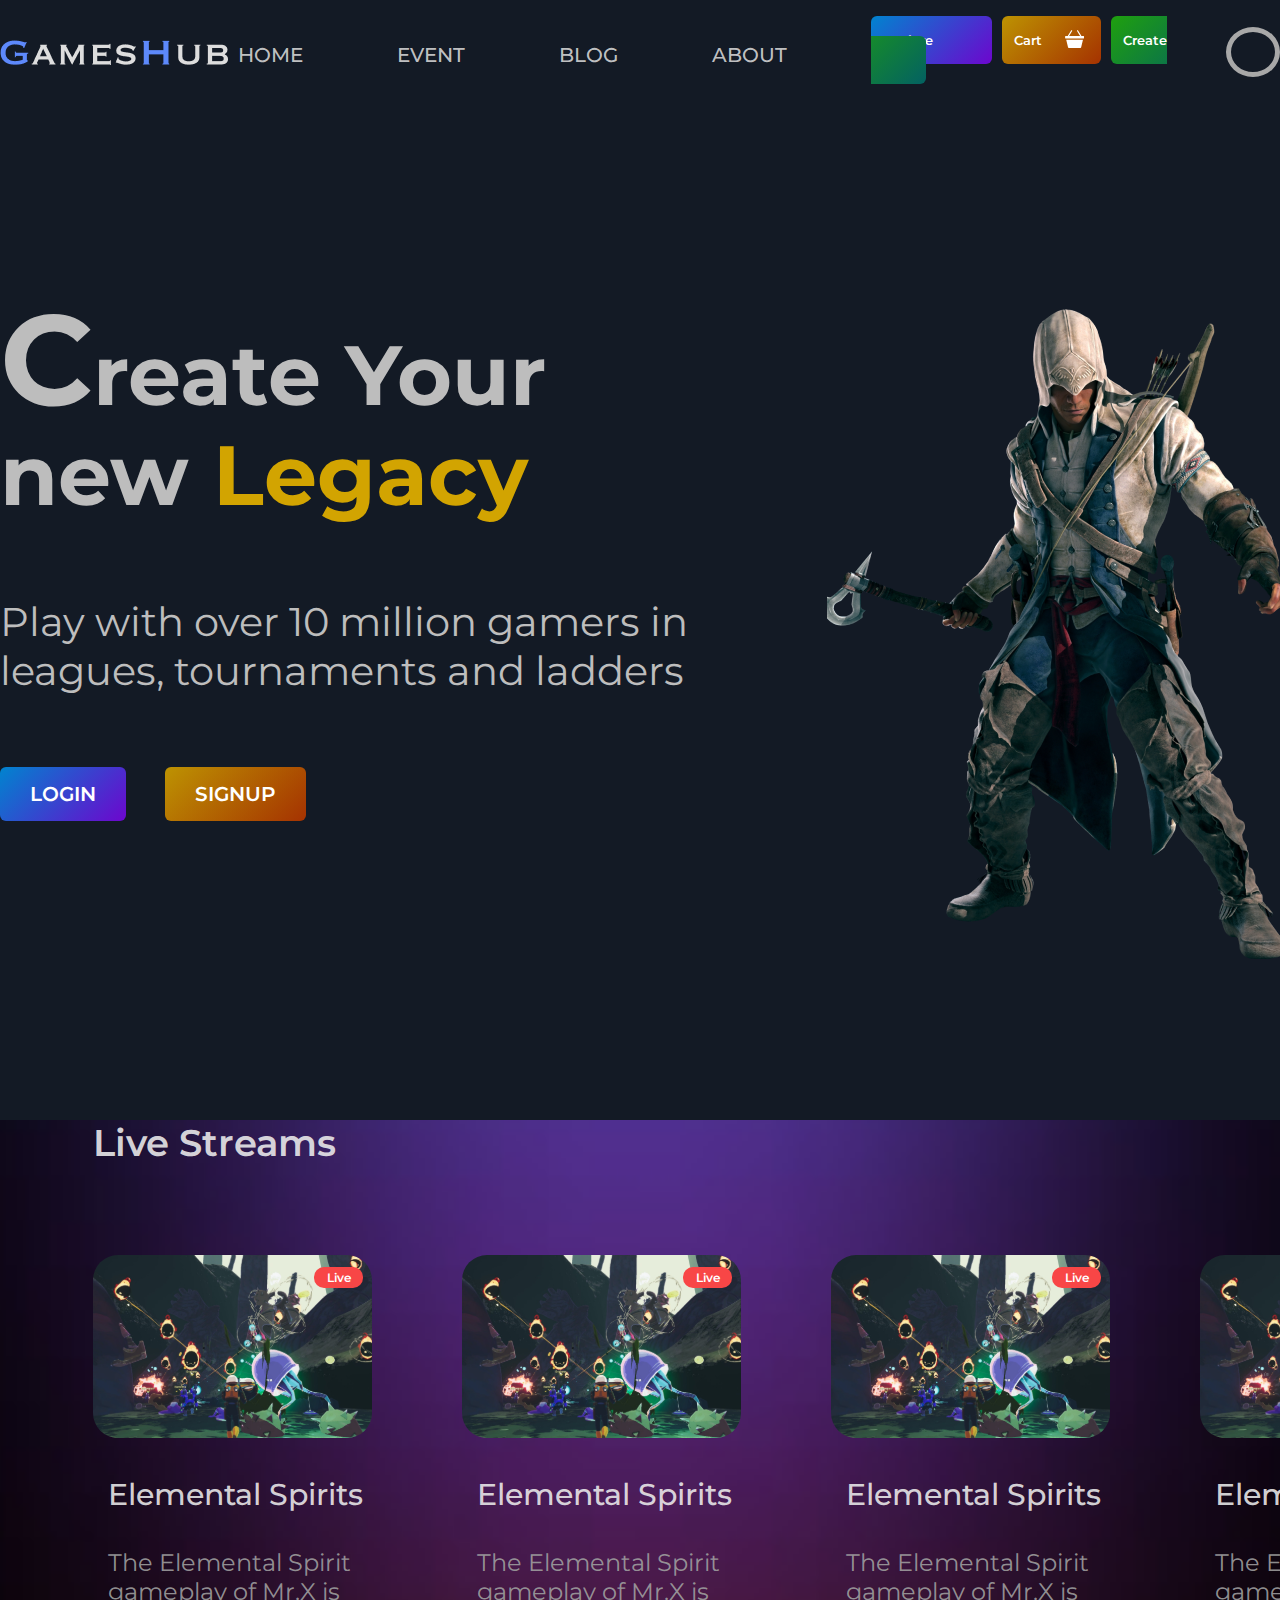
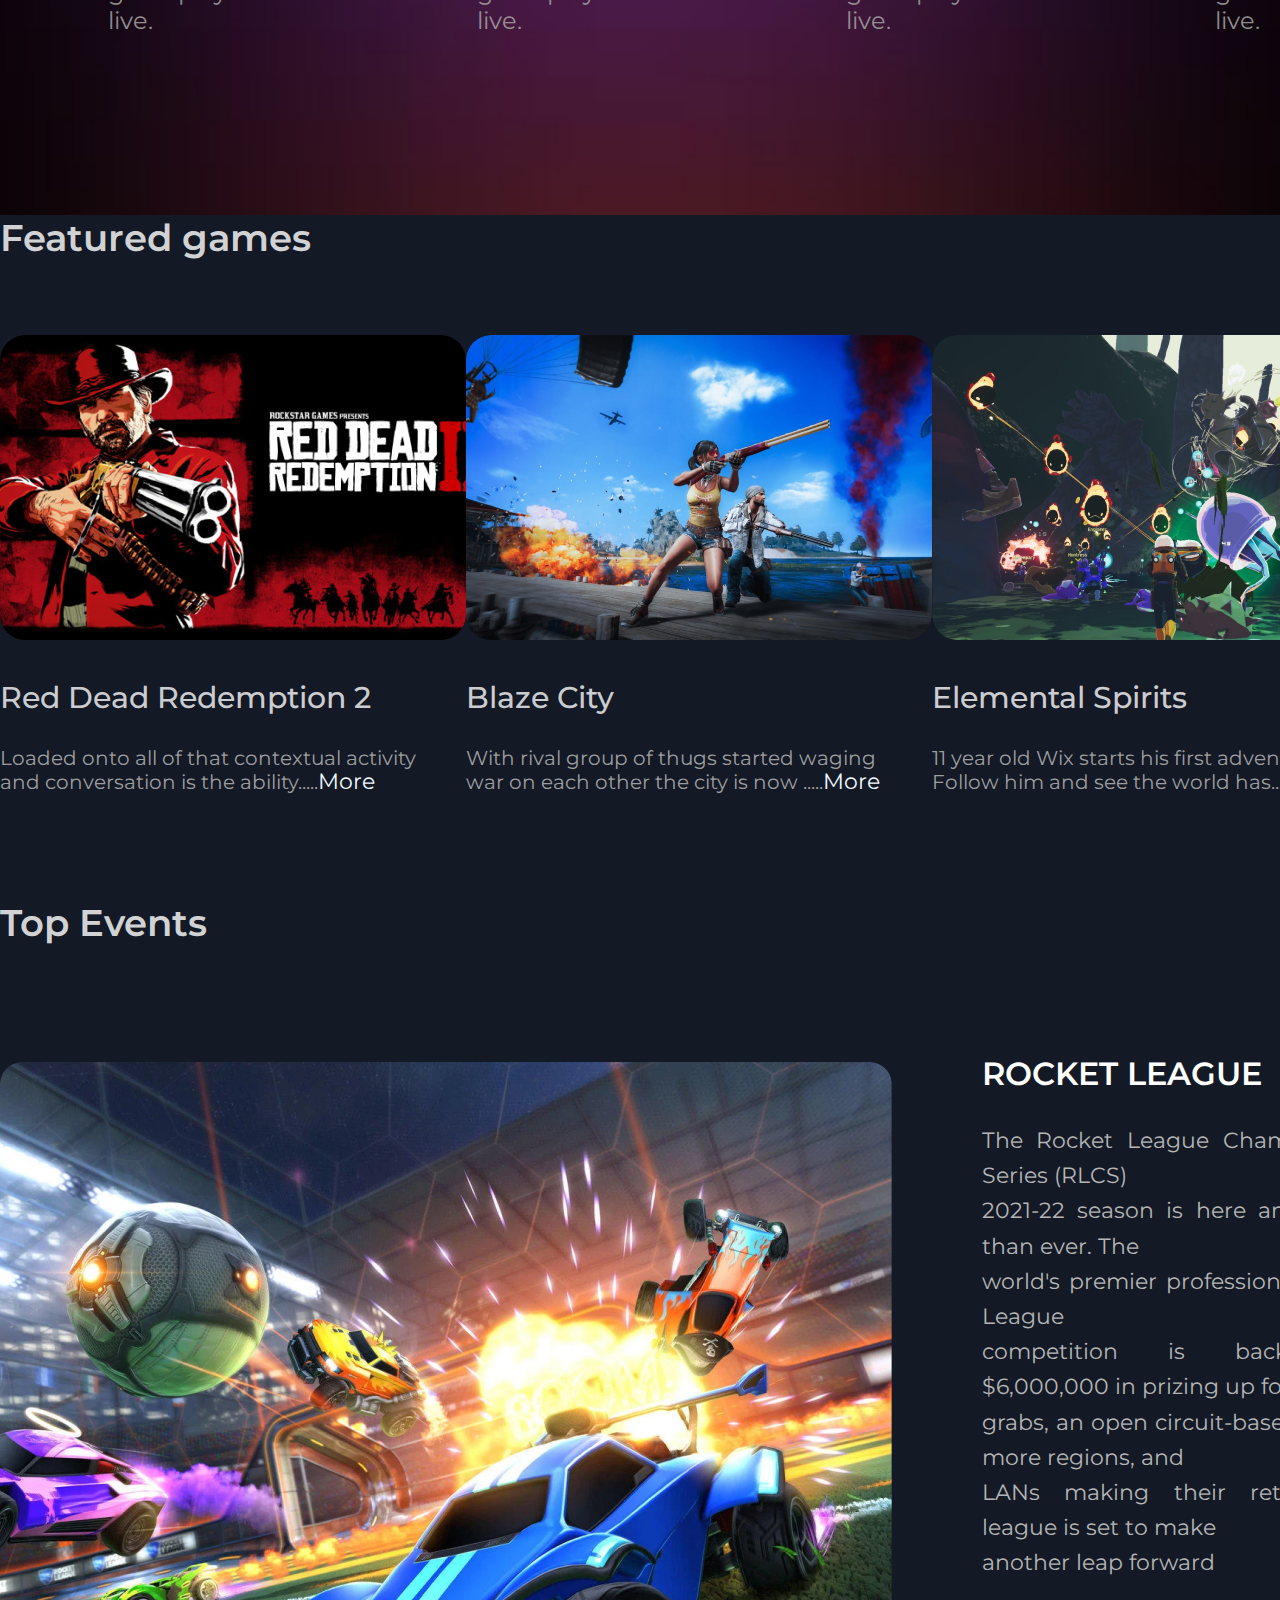
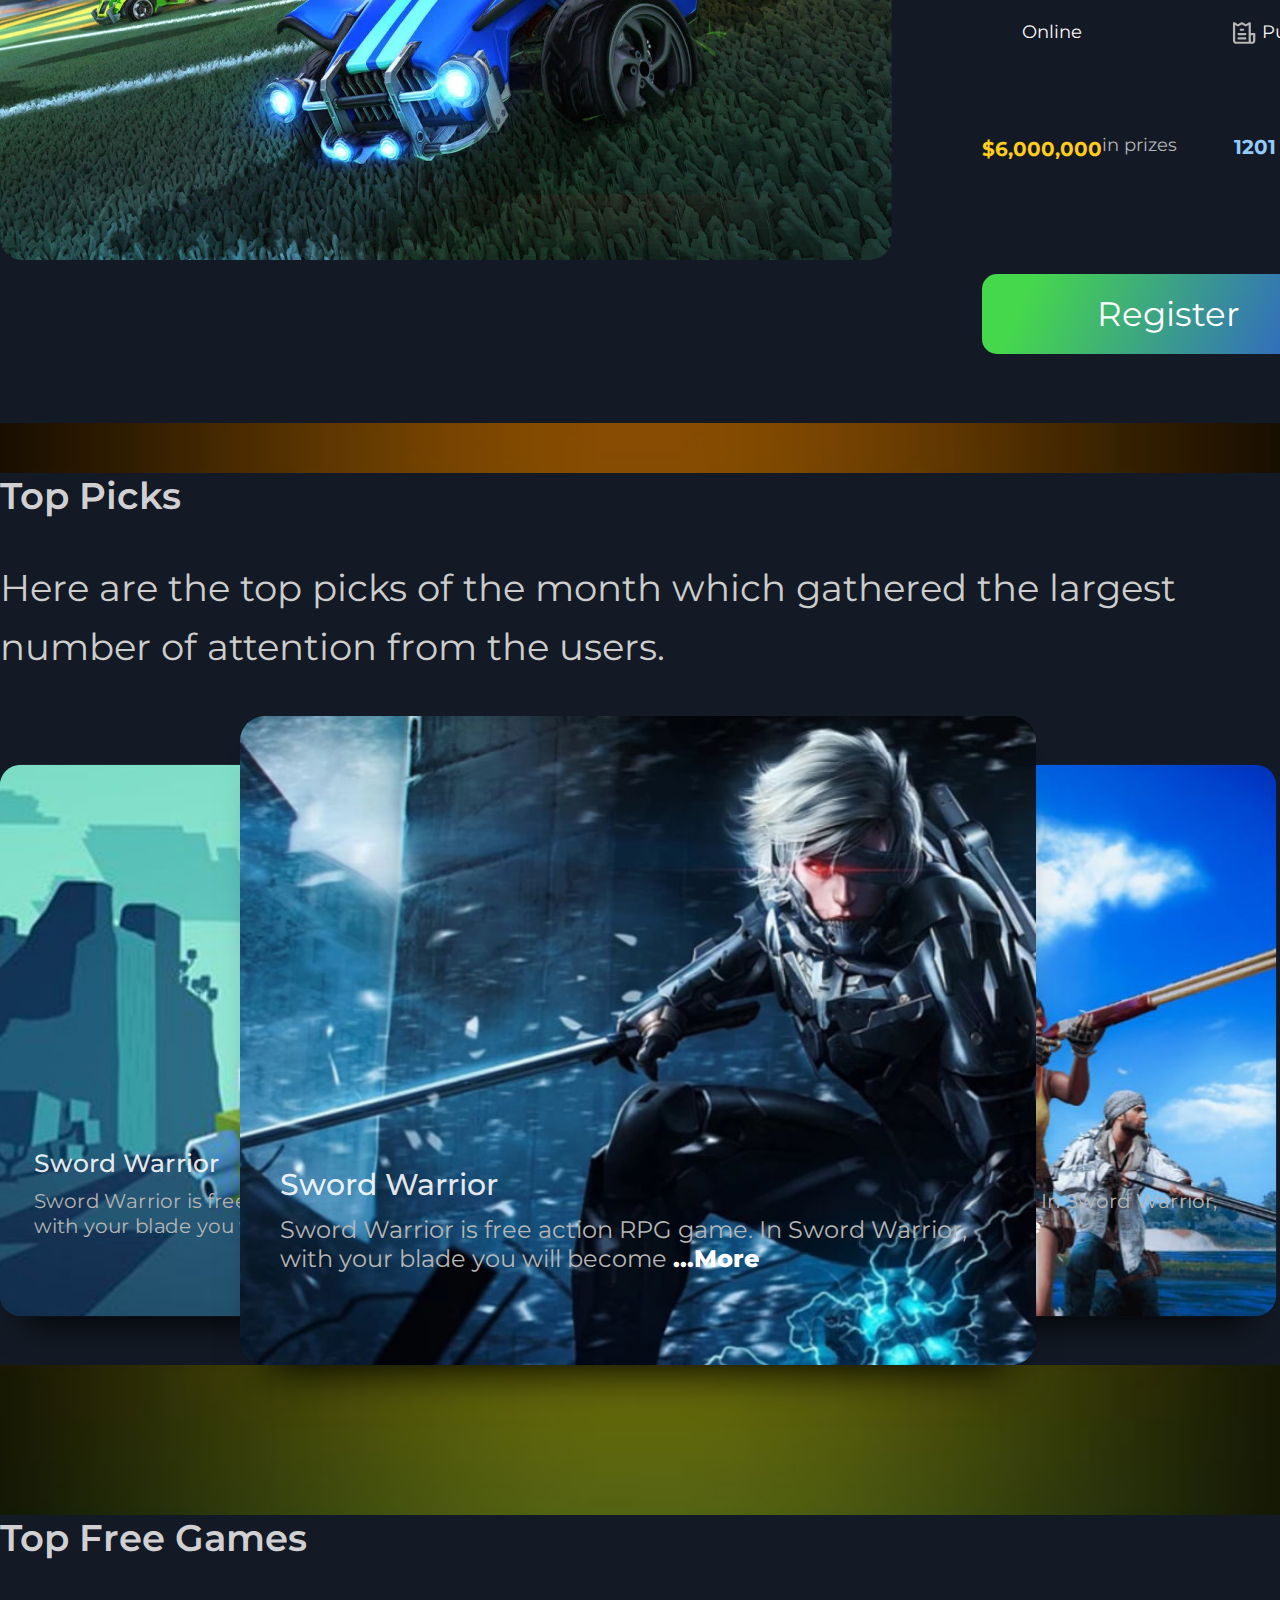
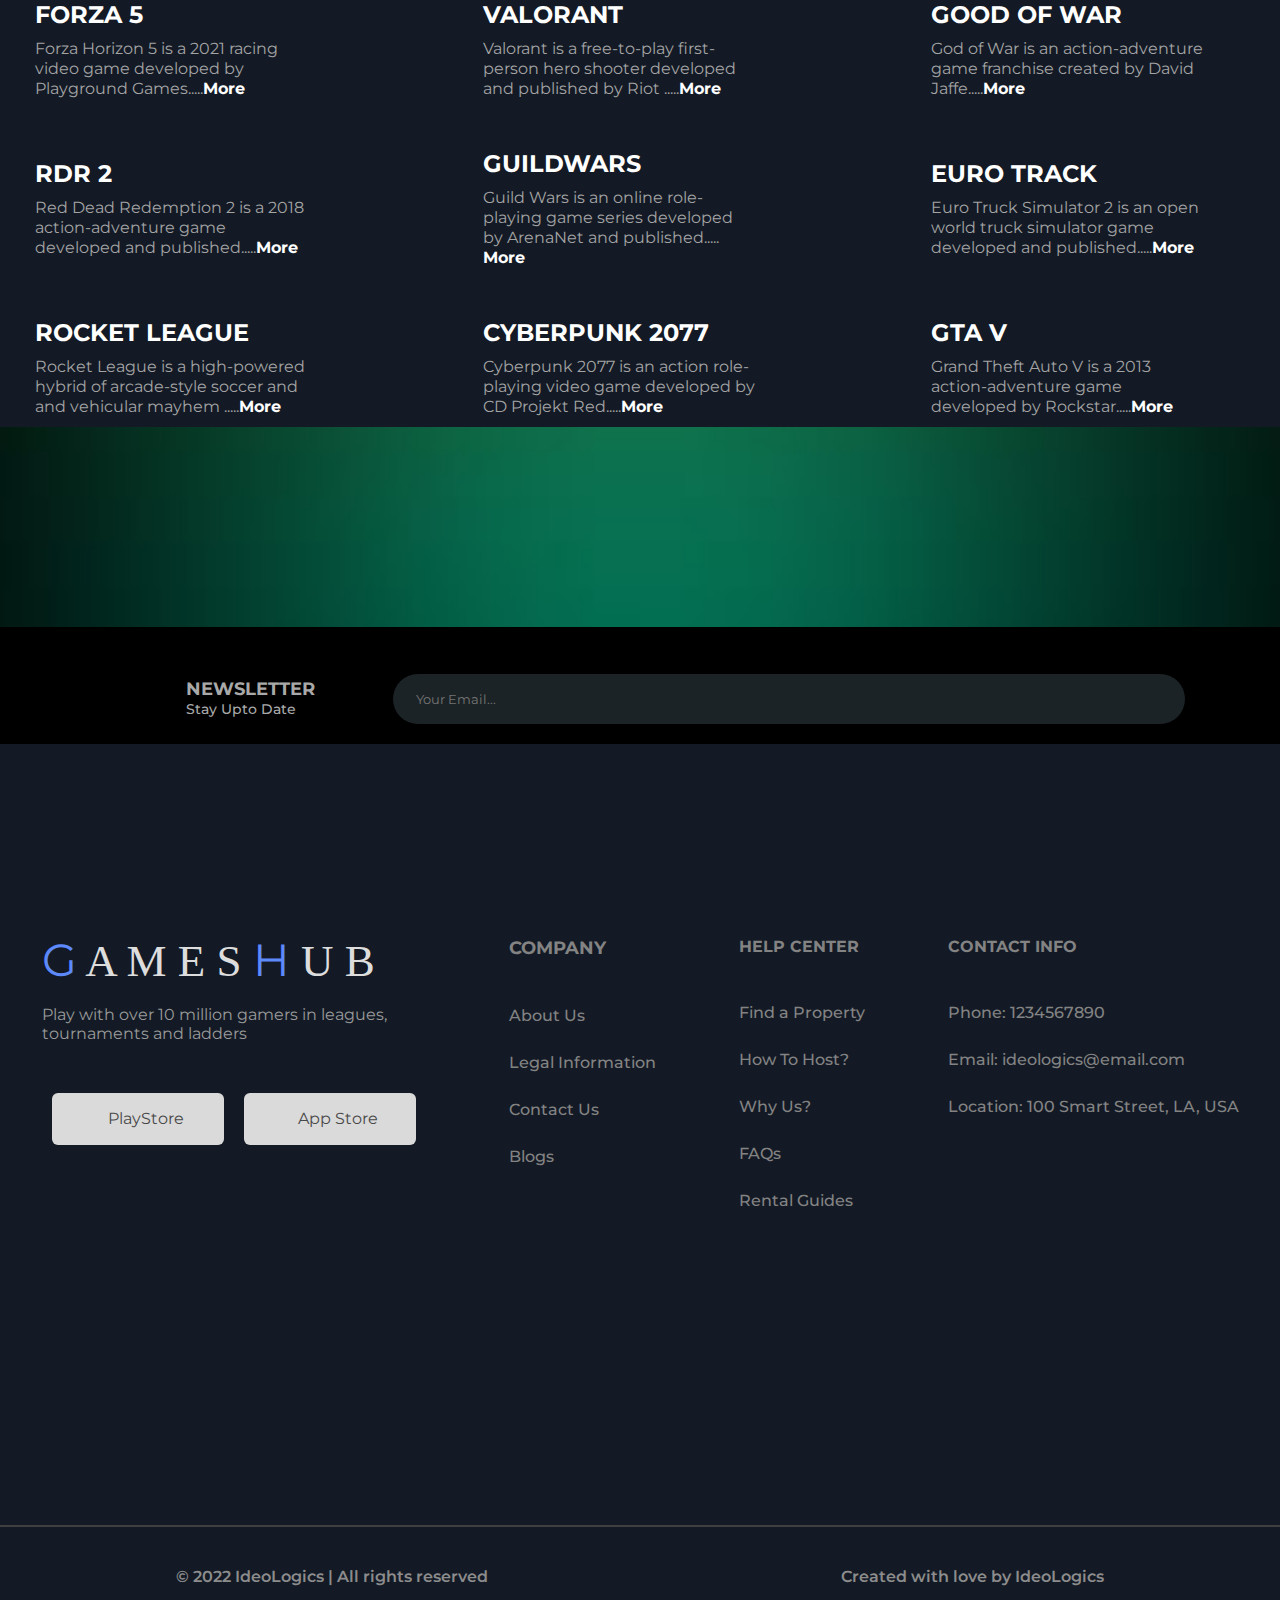
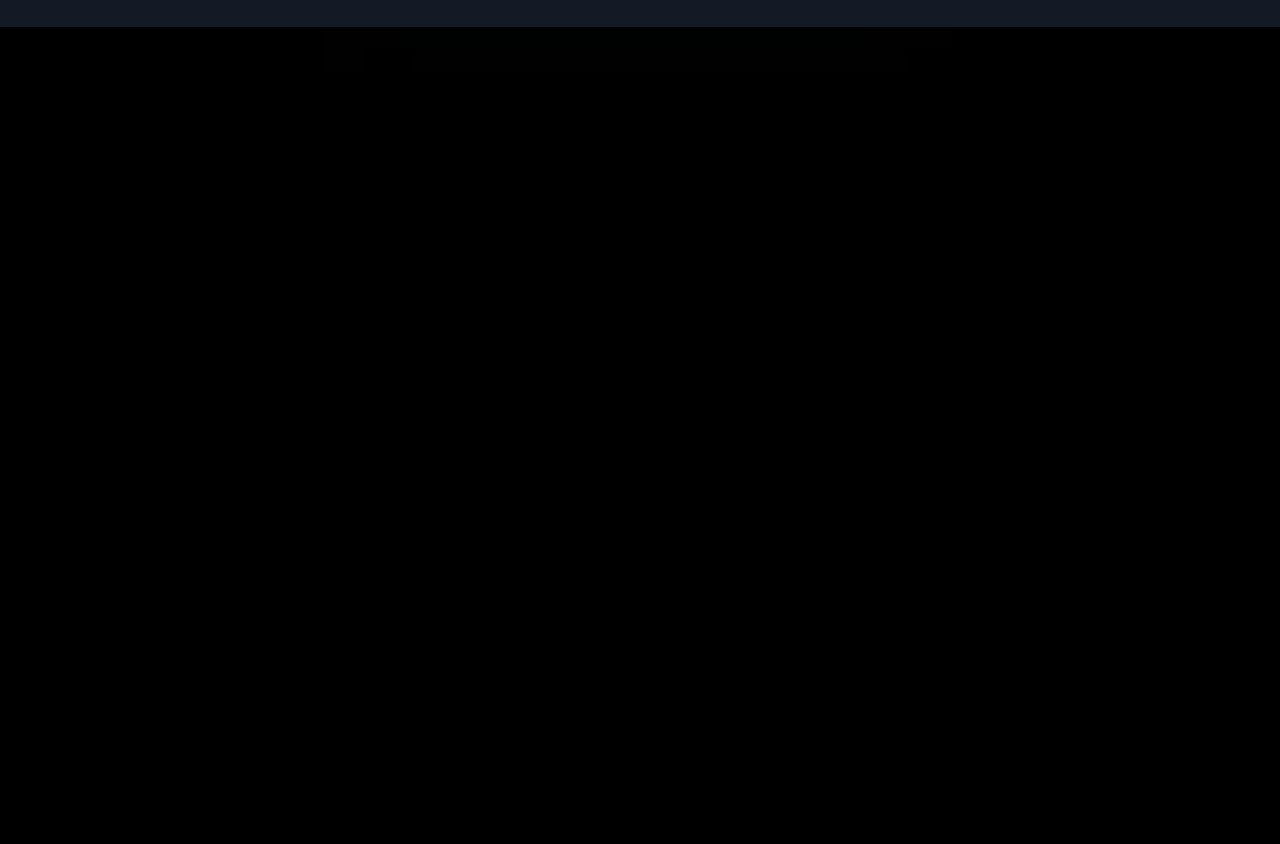
<file: index.html>
<!DOCTYPE html>
<html lang="en">

<head>
    <meta charset="UTF-8">
    <meta http-equiv="X-UA-Compatible" content="IE=edge">
    <meta name="viewport" content="width=device-width, initial-scale=1.0">

    <!-- Styles -->
    <link rel="stylesheet" href="style/main.css">
    <!-- Font awesome -->
    <link rel="stylesheet" href="https://cdnjs.cloudflare.com/ajax/libs/font-awesome/6.4.0/css/all.min.css"
        integrity="sha512-iecdLmaskl7CVkqkXNQ/ZH/XLlvWZOJyj7Yy7tcenmpD1ypASozpmT/E0iPtmFIB46ZmdtAc9eNBvH0H/ZpiBw=="
        crossorigin="anonymous" referrerpolicy="no-referrer" />

    <title>Game Site Prototype</title>
</head>

<body>
    <main class="wrapper">
        <!-- Header start -->
        <header class="header">
            <div class="container">
                <div class="navbar">
                    <a href="#0">
                        <img class="navbar-logo" src="images/header-logo.png" alt="logo">
                    </a>
                    <ul>
                        <a href="#0"><li>HOME</li></a>
                        <a href="#0"><li>EVENT</li></a>
                        <a href="#0"><li>BLOG</li></a>
                        <a href="#0"><li>ABOUT</li></a>
                    </ul>
                    <div class="navbar-buttons">
                        <a href="#0">
                            Explore
                            <i class="fa fa-compass"></i>
                        </a>
                        <a href="#0">
                            Cart
                            <i><img class="navbar-cart-btn" src="images/navbar-cart-btn.svg" alt=""></i>
                        </a>
                        <a href="#0">
                            Create
                            <i class="fa fa-plus"></i>
                        </a>
                    </div>
                    <a href="#0" class="navbar-user-btn">
                        <i class="fa-regular fa-user"></i>
                    </a>
                </div>
                <div class="header-content">
                    <div class="header-left-content">
                        <h1><span class="text-c">C</span>reate Your new <span style="color: #D2A401;">Legacy</span></h1>
                        <p>Play with over 10 million gamers in leagues, tournaments and ladders</p>
                        <div class="header-buttons">
                            <a href="#0">LOGIN</a>
                            <a href="#0">SIGNUP</a>
                        </div>
                    </div>
                    <div class="header-right-content">
                        <img src="images/header-assassins.png" alt="assassin's image">
                    </div>
                </div>
            </div>
        </header>
        <!-- Header end -->
        
        <!-- Live streams start -->
        <section class="live-streams">
            <div class="live-stream-header">
                <h1>Live Streams</h1>
            </div>
            <div class="live-stream-products">
                <div class="live-stream-box">
                    <div class="live-stream-box-image">
                        <img src="images/stream1.svg" alt="Stream" loading="lazy">
                        <div class="live-stream-image-live">
                            Live
                        </div>
                    </div>
                    <div class="live-stream-box-content">
                        <h1>Elemental Spirits</h1>
                        <p>The Elemental Spirit gameplay of Mr.X is live.</p>
                        <div class="live-stream-box-stars">
                            <i class="fa fa-star"></i>
                            <i class="fa fa-star"></i>
                            <i class="fa fa-star"></i>
                            <i class="fa fa-star"></i>
                            <i class="fa fa-star"></i>
                        </div>
                    </div>
                </div>
                <div class="live-stream-box">
                    <div class="live-stream-box-image">
                        <img src="images/stream1.svg" alt="Stream" loading="lazy">
                        <div class="live-stream-image-live">
                            Live
                        </div>
                    </div>
                    <div class="live-stream-box-content">
                        <h1>Elemental Spirits</h1>
                        <p>The Elemental Spirit gameplay of Mr.X is live.</p>
                        <div class="live-stream-box-stars">
                            <i class="fa fa-star"></i>
                            <i class="fa fa-star"></i>
                            <i class="fa fa-star"></i>
                            <i class="fa fa-star"></i>
                            <i class="fa fa-star"></i>
                        </div>
                    </div>
                </div>
                <div class="live-stream-box">
                    <div class="live-stream-box-image">
                        <img src="images/stream1.svg" alt="Stream" loading="lazy">
                        <div class="live-stream-image-live">
                            Live
                        </div>
                    </div>
                    <div class="live-stream-box-content">
                        <h1>Elemental Spirits</h1>
                        <p>The Elemental Spirit gameplay of Mr.X is live.</p>
                        <div class="live-stream-box-stars">
                            <i class="fa fa-star"></i>
                            <i class="fa fa-star"></i>
                            <i class="fa fa-star"></i>
                            <i class="fa fa-star"></i>
                            <i class="fa fa-star"></i>
                        </div>
                    </div>
                </div>
                <div class="live-stream-box">
                    <div class="live-stream-box-image">
                        <img src="images/stream1.svg" alt="Stream" loading="lazy">
                        <div class="live-stream-image-live">
                            Live
                        </div>
                    </div>
                    <div class="live-stream-box-content">
                        <h1>Elemental Spirits</h1>
                        <p>The Elemental Spirit gameplay of Mr.X is live.</p>
                        <div class="live-stream-box-stars">
                            <i class="fa fa-star"></i>
                            <i class="fa fa-star"></i>
                            <i class="fa fa-star"></i>
                            <i class="fa fa-star"></i>
                            <i class="fa fa-star"></i>
                        </div>
                    </div>
                </div>
                <div class="live-stream-box">
                    <div class="live-stream-box-image">
                        <img src="images/stream1.svg" alt="Stream" loading="lazy">
                        <div class="live-stream-image-live">
                            Live
                        </div>
                    </div>
                    <div class="live-stream-box-content">
                        <h1>Elemental Spirits</h1>
                        <p>The Elemental Spirit gameplay of Mr.X is live.</p>
                        <div class="live-stream-box-stars">
                            <i class="fa fa-star"></i>
                            <i class="fa fa-star"></i>
                            <i class="fa fa-star"></i>
                            <i class="fa fa-star"></i>
                            <i class="fa fa-star"></i>
                        </div>
                    </div>
                </div>
                <div class="live-stream-box">
                    <div class="live-stream-box-image">
                        <img src="images/stream1.svg" alt="Stream" loading="lazy">
                        <div class="live-stream-image-live">
                            Live
                        </div>
                    </div>
                    <div class="live-stream-box-content">
                        <h1>Elemental Spirits</h1>
                        <p>The Elemental Spirit gameplay of Mr.X is live.</p>
                        <div class="live-stream-box-stars">
                            <i class="fa fa-star"></i>
                            <i class="fa fa-star"></i>
                            <i class="fa fa-star"></i>
                            <i class="fa fa-star"></i>
                            <i class="fa fa-star"></i>
                        </div>
                    </div>
                </div>
            </div>
        </section>
        <!-- Live streams end -->
        
         <!-- Featured games start -->
        <section class="featured-games">
            <div class="container">
                <p class="featured-games-text">Featured games</p>
                <div class="games">
                    <div class="games-1">
                        <img src="./images/freatured-games-img-1.png" alt="games" loading="lazy">
                        <div class="game-info-1">
                            <p class="text-1">Red Dead Redemption 2</p>
                            <p class="text-info-1">Loaded onto all of that contextual activity and conversation is the ability.....<span><a href="#0">More</a></span></p>
                        </div>
                        <br>
                        <span class="fa fa-star checked"></span>
                        <span class="fa fa-star checked"></span>
                        <span class="fa fa-star checked"></span>
                        <span class="fa fa-star checked"></span>
                        <span class="fa fa-star checked"></span>
                    </div>
                    <div class="games-2">
                        <img src="./images/freatured-games-img-2.png" alt="games" loading="lazy">
                        <div class="game-info-2">
                            <p class="text-2">Blaze City</p>
                            <p class="text-info-2">With rival group of thugs  started waging war on each other the city is now .....<span><a href="#0">More</a></span></p>
                        </div>
                        <br>
                        <span class="fa fa-star checked"></span>
                        <span class="fa fa-star checked"></span>
                        <span class="fa fa-star checked"></span>
                        <span class="fa fa-star checked"></span>
                        <span class="fa fa-star checked"></span>
                    </div>
                    <div class="games-3">
                        <img src="./images/freatured-games-img-3.png" alt="games" loading="lazy">
                        <div class="game-info-3">
                            <p class="text-3">Elemental Spirits</p>
                            <p class="text-info-3">11 year old Wix starts his first adventure . Follow him and see the world has....<span><a href="#0" >More</a></span></p>
                        </div>
                        <br>
                        <span class="fa fa-star checked"></span>
                        <span class="fa fa-star checked"></span>
                        <span class="fa fa-star checked"></span>
                        <span class="fa fa-star checked"></span>
                        <span class="fa fa-star checked"></span>
                    </div>
                </div>
            </div>
        </section>
        <!-- Featured games end -->
        
         <!-- Top events start -->
        <section class="top-events">
            <div class="container">
                <div class="top-events-box">
                    <div class="events-box-left">
                        <p>Top Events</p>
                        <img src="./images/Rocket-League 1.png" alt="Rocket-League" loading="lazy">
                    </div>
                    <div class="events-box-right">
                        <h1>ROCKET LEAGUE</h1>
                        <p class="long-paragraf">The Rocket League Championship Series (RLCS) <br> 2021-22 season is here
                            and bigger than ever.
                            The
                            <br> world's premier professional Rocket League <br> competition is back with $6,000,000 in
                            prizing
                            up for <br> grabs, an open circuit-based format, more regions, and <br> LANs making their
                            return,
                            the league is set to make <br> another leap forward
                        </p>
                        <a href="#1">Online</a>
                        <img src="./images/Top-events-vector.svg" alt="Top-events-vector" loading="lazy">
                        <a href="#1" class="link-right">Public</a> <br> <br> <br> <br> <br>
                        <p class="span-1">$6,000,000</p>
                        <p class="short-para-left"> in prizes</p>
                        <p class="span-2">1201</p>
                        <p class="short-para-right"> participants</p>
                        <button>Register</button>
                    </div>
                </div>
            </div>
        </section>
        <!-- Top events end -->

        <!-- top-picks start -->
        <section class="top-picks">
            <div class="container">
                <h1>Top Picks</h1>
                <p>Here are the top picks of the month which gathered the largest number of attention from the users.</p>
                <div class="top-picks-cards">
                    <input type="radio" name="slider" id="slide-1" class="slider__radio">
                    <input type="radio" name="slider" id="slide-2" class="slider__radio" checked>
                    <input type="radio" name="slider" id="slide-3" class="slider__radio">
        
                    <div class="top-pikcs-cards-wrap slider__holder">
                        <label for="slide-1" class="slider__item slider__item--1 picks-card">
                            <div class="top-picks-card slider__item-content"
                                style="background-image: url(./images/picks-img2.jpg);">
                                <h2>Sword Warrior</h2>
                                <h3>Sword Warrior is free action RPG game. In Sword Warrior, with your blade you will become <a
                                        href="#0">...More</a></h3>
                                <span class="fa fa-star checked"></span>
                                <span class="fa fa-star checked"></span>
                                <span class="fa fa-star checked"></span>
                                <span class="fa fa-star checked"></span>
                                <span class="fa fa-star checked"></span>
                            </div>
                        </label>
                        <label for="slide-2" class="slider__item slider__item--2 picks-card">
                            <div class="top-picks-card slider__item-content"
                                style="background-image: url(./images/picks-img1.jpg);">
                                <h2>Sword Warrior</h2>
                                <h3>Sword Warrior is free action RPG game. In Sword Warrior, with your blade you will become <a
                                        href="#0">...More</a></h3>
                                <span class="fa fa-star checked"></span>
                                <span class="fa fa-star checked"></span>
                                <span class="fa fa-star checked"></span>
                                <span class="fa fa-star checked"></span>
                                <span class="fa fa-star checked"></span>
                            </div>
                        </label>
                        <label for="slide-3" class="slider__item slider__item--3 picks-card">
                            <div class="top-picks-card slider__item-content"
                                style="background-image: url(./images/picks-img3.jpg);">
                                <h2>Sword Warrior</h2>
                                <h3>Sword Warrior is free action RPG game. In Sword Warrior, with your blade you will become <a
                                        href="#0">...More</a></h3>
                                <span class="fa fa-star checked"></span>
                                <span class="fa fa-star checked"></span>
                                <span class="fa fa-star checked"></span>
                                <span class="fa fa-star checked"></span>
                                <span class="fa fa-star checked"></span>
                            </div>
                        </label>
                    </div>
                </div>
            </div>
        </section>
        <!-- top-picks end -->
        
        <!-- Top free games start -->
        <section class="top-free-games">
            <div class="container">
                <div class="free_header">
                    <h3 class="free_header_title">Top Free Games</h3>
                    <img src="./images/to right.png" alt="to right" loading="lazy">
                </div>
                <div class="free_mainbox">
                    <div class="free_smallbox">
                        <div class="free_smallbox_left">
                            <img src="./images/free-games_forza.png" alt="forza game" loading="lazy">
                        </div>
                        <div class="free_smallbox_right">
                            <h3 class="free_smallbox_title">FORZA 5</h3>
                            <p class="free_smallbox_text">Forza Horizon 5 is a 2021 racing video game developed by Playground Games.....<a href="#" class="free_link_for_font">More</a></p>
                            <div class="free_starbox">
                                <i class="fas fa-star"></i>
                                <i class="fas fa-star"></i>
                                <i class="fas fa-star"></i>
                                <i class="fas fa-star"></i>
                                <i class="fas fa-star"></i>
                            </div>
                        </div>
                    </div>
                    <div class="free_smallbox">
                        <div class="free_smallbox_left">
                            <img src="./images/free-games_valo-rant.png" alt="valorant game" loading="lazy">
                        </div>
                        <div class="free_smallbox_right">
                            <h3 class="free_smallbox_title">VALORANT</h3>
                            <p class="free_smallbox_text">Valorant is a free-to-play first-person hero shooter developed and published by Riot .....<a href="#" class="free_link_for_font">More</a></p>
                            <div class="free_starbox">
                                <i class="fas fa-star"></i>
                                <i class="fas fa-star"></i>
                                <i class="fas fa-star"></i>
                                <i class="fas fa-star"></i>
                                <i class="fas fa-star"></i>
                            </div>
                        </div>
                    </div>
                    <div class="free_smallbox">
                        <div class="free_smallbox_left">
                            <img src="./images/free-games_good-war.png" alt="good of war game" loading="lazy">
                        </div>
                        <div class="free_smallbox_right">
                            <h3 class="free_smallbox_title">GOOD OF WAR</h3>
                            <p class="free_smallbox_text">God of War is an action-adventure game franchise created by David Jaffe.....<a href="#" class="free_link_for_font">More</a></p>
                            <div class="free_starbox">
                                <i class="fas fa-star"></i>
                                <i class="fas fa-star"></i>
                                <i class="fas fa-star"></i>
                                <i class="fas fa-star"></i>
                                <i class="fas fa-star"></i>
                            </div>
                        </div>
                    </div>
                    <div class="free_smallbox">
                        <div class="free_smallbox_left">
                            <img src="./images/free-games_red-dead.png" alt="RDR-2 game" loading="lazy">
                        </div>
                        <div class="free_smallbox_right">
                            <h3 class="free_smallbox_title">RDR 2</h3>
                            <p class="free_smallbox_text">Red Dead Redemption 2 is a 2018 action-adventure game developed and published.....<a href="#" class="free_link_for_font">More</a></p>
                            <div class="free_starbox">
                                <i class="fas fa-star"></i>
                                <i class="fas fa-star"></i>
                                <i class="fas fa-star"></i>
                                <i class="fas fa-star"></i>
                                <i class="fas fa-star"></i>
                            </div>
                        </div>
                    </div>
                    <div class="free_smallbox">
                        <div class="free_smallbox_left">
                            <img src="./images/free-games_guild-wars.png" alt="guild wars game" loading="lazy">
                        </div>
                        <div class="free_smallbox_right">
                            <h3 class="free_smallbox_title">GUILDWARS</h3>
                            <p class="free_smallbox_text">Guild Wars is an online role-playing game series developed by ArenaNet and published.....<a href="#" class="free_link_for_font">More</a></p>
                            <div class="free_starbox">
                                <i class="fas fa-star"></i>
                                <i class="fas fa-star"></i>
                                <i class="fas fa-star"></i>
                                <i class="fas fa-star"></i>
                                <i class="fas fa-star"></i>
                            </div>
                        </div>
                    </div>
                    <div class="free_smallbox">
                        <div class="free_smallbox_left">
                            <img src="./images/free-games_euro-track.png" alt="euro track game" loading="lazy">
                        </div>
                        <div class="free_smallbox_right">
                            <h3 class="free_smallbox_title">EURO TRACK</h3>
                            <p class="free_smallbox_text">Euro Truck Simulator 2 is an open world truck simulator game developed and published.....<a href="#" class="free_link_for_font">More</a></p>
                            <div class="free_starbox">
                                <i class="fas fa-star"></i>
                                <i class="fas fa-star"></i>
                                <i class="fas fa-star"></i>
                                <i class="fas fa-star"></i>
                                <i class="fas fa-star"></i>
                            </div>
                        </div>
                    </div>
                    <div class="free_smallbox">
                        <div class="free_smallbox_left">
                            <img src="./images/free-games_rocket-league.png" alt="rocket league game" loading="lazy">
                        </div>
                        <div class="free_smallbox_right">
                            <h3 class="free_smallbox_title">ROCKET LEAGUE</h3>
                            <p class="free_smallbox_text">Rocket League is a high-powered hybrid of arcade-style soccer and and vehicular mayhem .....<a href="#" class="free_link_for_font">More</a></p>
                            <div class="free_starbox">
                                <i class="fas fa-star"></i>
                                <i class="fas fa-star"></i>
                                <i class="fas fa-star"></i>
                                <i class="fas fa-star"></i>
                                <i class="fas fa-star"></i>
                            </div>
                        </div>
                    </div>
                    <div class="free_smallbox">
                        <div class="free_smallbox_left">
                            <img src="./images/free-games_cyber.png" alt="cyber game" loading="lazy">
                        </div>
                        <div class="free_smallbox_right">
                            <h3 class="free_smallbox_title">CYBERPUNK 2077</h3>
                            <p class="free_smallbox_text">Cyberpunk 2077 is an action role-playing video game developed by CD Projekt Red.....<a href="#" class="free_link_for_font">More</a></p>
                            <div class="free_starbox">
                                <i class="fas fa-star"></i>
                                <i class="fas fa-star"></i>
                                <i class="fas fa-star"></i>
                                <i class="fas fa-star"></i>
                                <i class="fas fa-star"></i>
                            </div>
                        </div>
                    </div>
                    <div class="free_smallbox">
                        <div class="free_smallbox_left">
                            <img src="./images/free-games_GTA.png" alt="GTA the best" loading="lazy">
                        </div>
                        <div class="free_smallbox_right">
                            <h3 class="free_smallbox_title">GTA V</h3>
                            <p class="free_smallbox_text">Grand Theft Auto V is a 2013 action-adventure game developed by Rockstar.....<a href="#" class="free_link_for_font">More</a></p>
                            <div class="free_starbox">
                                <i class="fas fa-star"></i>
                                <i class="fas fa-star"></i>
                                <i class="fas fa-star"></i>
                                <i class="fas fa-star"></i>
                                <i class="fas fa-star"></i>
                            </div>
                        </div>
                    </div>
                </div>
            </div>
        </section>
        <!-- Top free games end -->

        <!-- Footer start -->
        <footer class="footer">
            <div class="container">


                <div class="footer-top">
                    <div class="footer-newsteller-tex">
                        <p style="font-weight: 700;
                        font-size: 18px;
                        line-height: 20px; color: #A9A9A9;">NEWSLETTER</p>
                        <p style="font-weight: 500;
                        font-size: 14px;
                        line-height: 20px; color: #A9A9A9;">Stay Upto Date</p>
                    </div>

                    <div>
                        <input class="footer-input" type="text" placeholder="Your Email...">
                        <img class="footer-send-icon" src="./images/send btn.svg" alt="send btn" loading="lazy">
                    </div>
                </div>

                <div class="footer-section">
                    <div>
                        <p class="footer-gameshub"><span style="color: #5D89FB;">G</span> A M E S <span style="color: #5D89FB;">H</span> U B</p>
                        <p style="color: #9A9A9A;;">Play with over 10 million gamers in leagues, <br> tournaments and ladders  </p>
                        <div class="social-btn">
                            <a href="#0" class="play2">
                                <img src="./images/playstore.svg" alt="playstore" loading="lazy">
                                <span>PlayStore</span>
                            </a></button>
                            <a href="#0" class="play2">
                                <img src="./images/AppStore.svg" alt="AppStore" loading="lazy">
                                App Store
                            </a>
                        </div>
                    </div>


                    <div class="footer-section-2">
                        <h4 ><a href="#0" style="color: #838383; font-weight: 700; font-size: 18px;">COMPANY</a></h3>
                        <p><a href="#0">About Us</a></p>
                        <p><a href="#0">Legal Information</a></p>
                        <p><a href="#0">Contact Us</a></p>
                        <p><a href="#0">Blogs</a></p>
                    </div>


                    <div class="footer-section-3">
                        <h4><a href="#0" style="color: #838383;">HELP CENTER</a></h4>
                        <p><a href="#0">Find a Property</a></p>
                        <p><a href="#0">How To Host?</a></p>
                        <p><a href="#0">Why Us?</a></p>
                        <p><a href="#0">FAQs</a></p>
                        <p><a href="#0">Rental Guides</a></p>
                    </div>


                    <div class="footer-section-4">
                        <h4><a href="#0" style="color: #838383;">CONTACT INFO</a></h4>
                        <p><a href="#0">Phone: 1234567890</a></p>
                        <p><a href="#0">Email: ideologics@email.com</a></p>
                        <p><a href="#0">Location: 100 Smart Street, LA, USA</a></p>
                        <div class="footer-socialMedia">
                           
                            <p><a href="#0"><img src="./images/fb icon.svg" alt="fb icon" loading="lazy"></a></p>
                            <p><a href="#0"><img src="./images/twitter icon.svg" alt="twitter icon" loading="lazy"></a></p>
                            <p><a href="#0"><img src="./images/insta icon.svg" alt="insta icon" loading="lazy"></a></p>
                            <p><a href="#0"><img src="./images/linkedin icoon.svg" alt="linkedin icoon" loading="lazy"></a></p>
                        </div>
                    </div>

                </div>

                <div class="footer-bottom">
                    <div class="footer-liner"></div>
                    <div class="footer-bottom-tex">
                        <p>© 2022 IdeoLogics | All rights reserved</p>
                        <p>Created with love by IdeoLogics</p>
                    </div>
                </div>



            </div>
        </footer>
        <!-- Footer end -->
    </main>
</body>

</html>
</file>
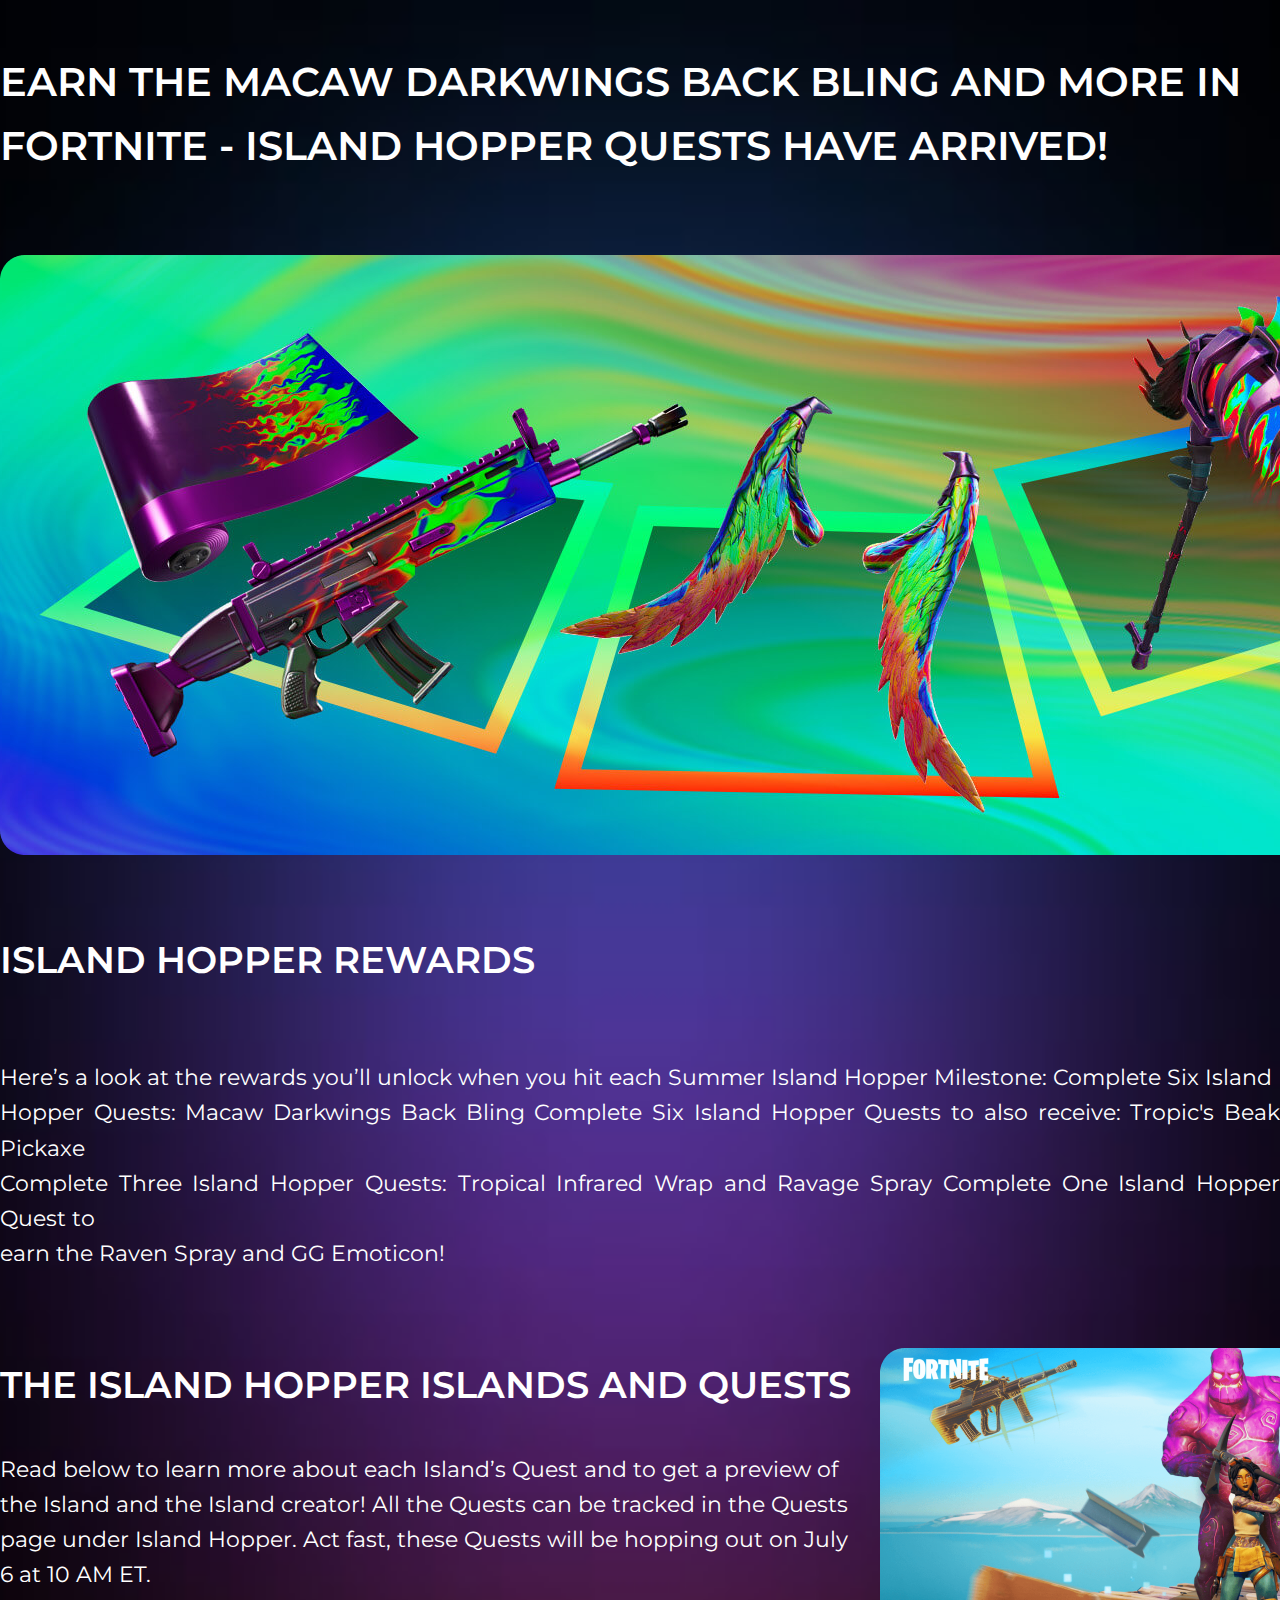
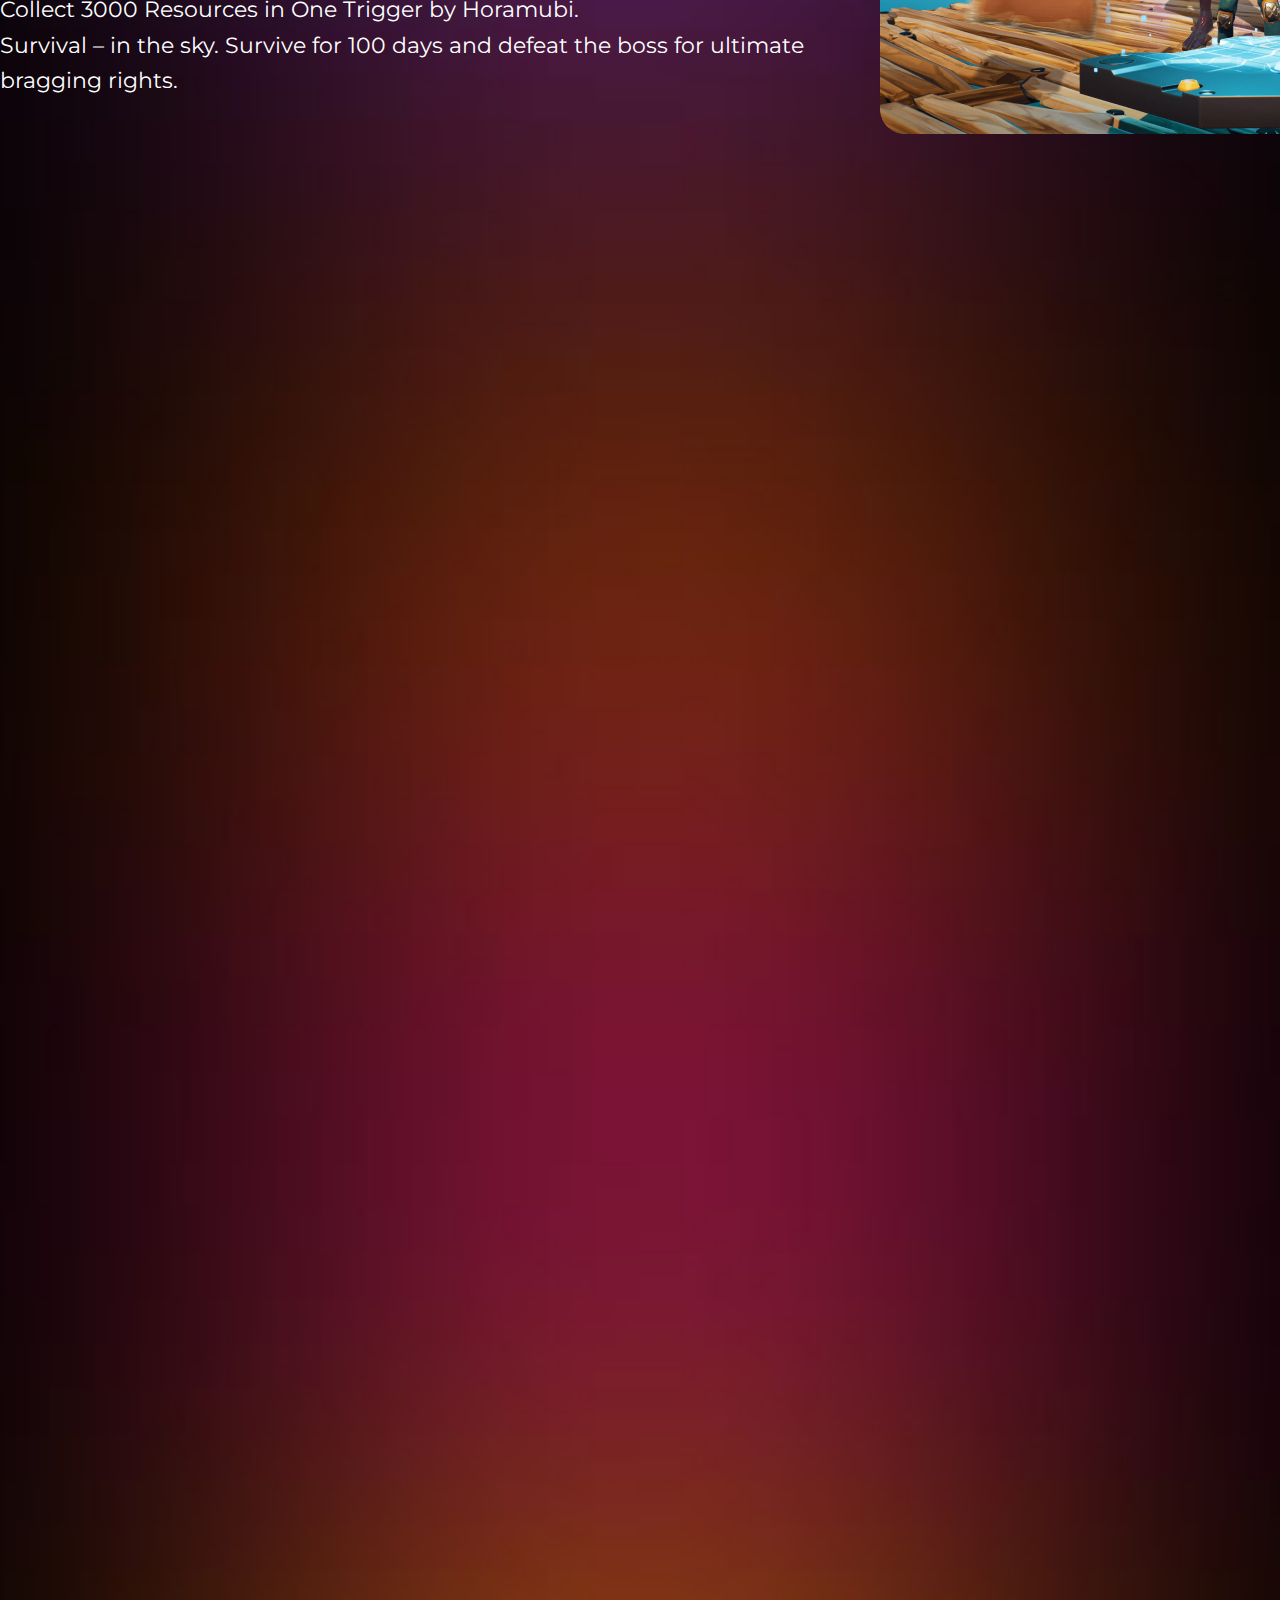
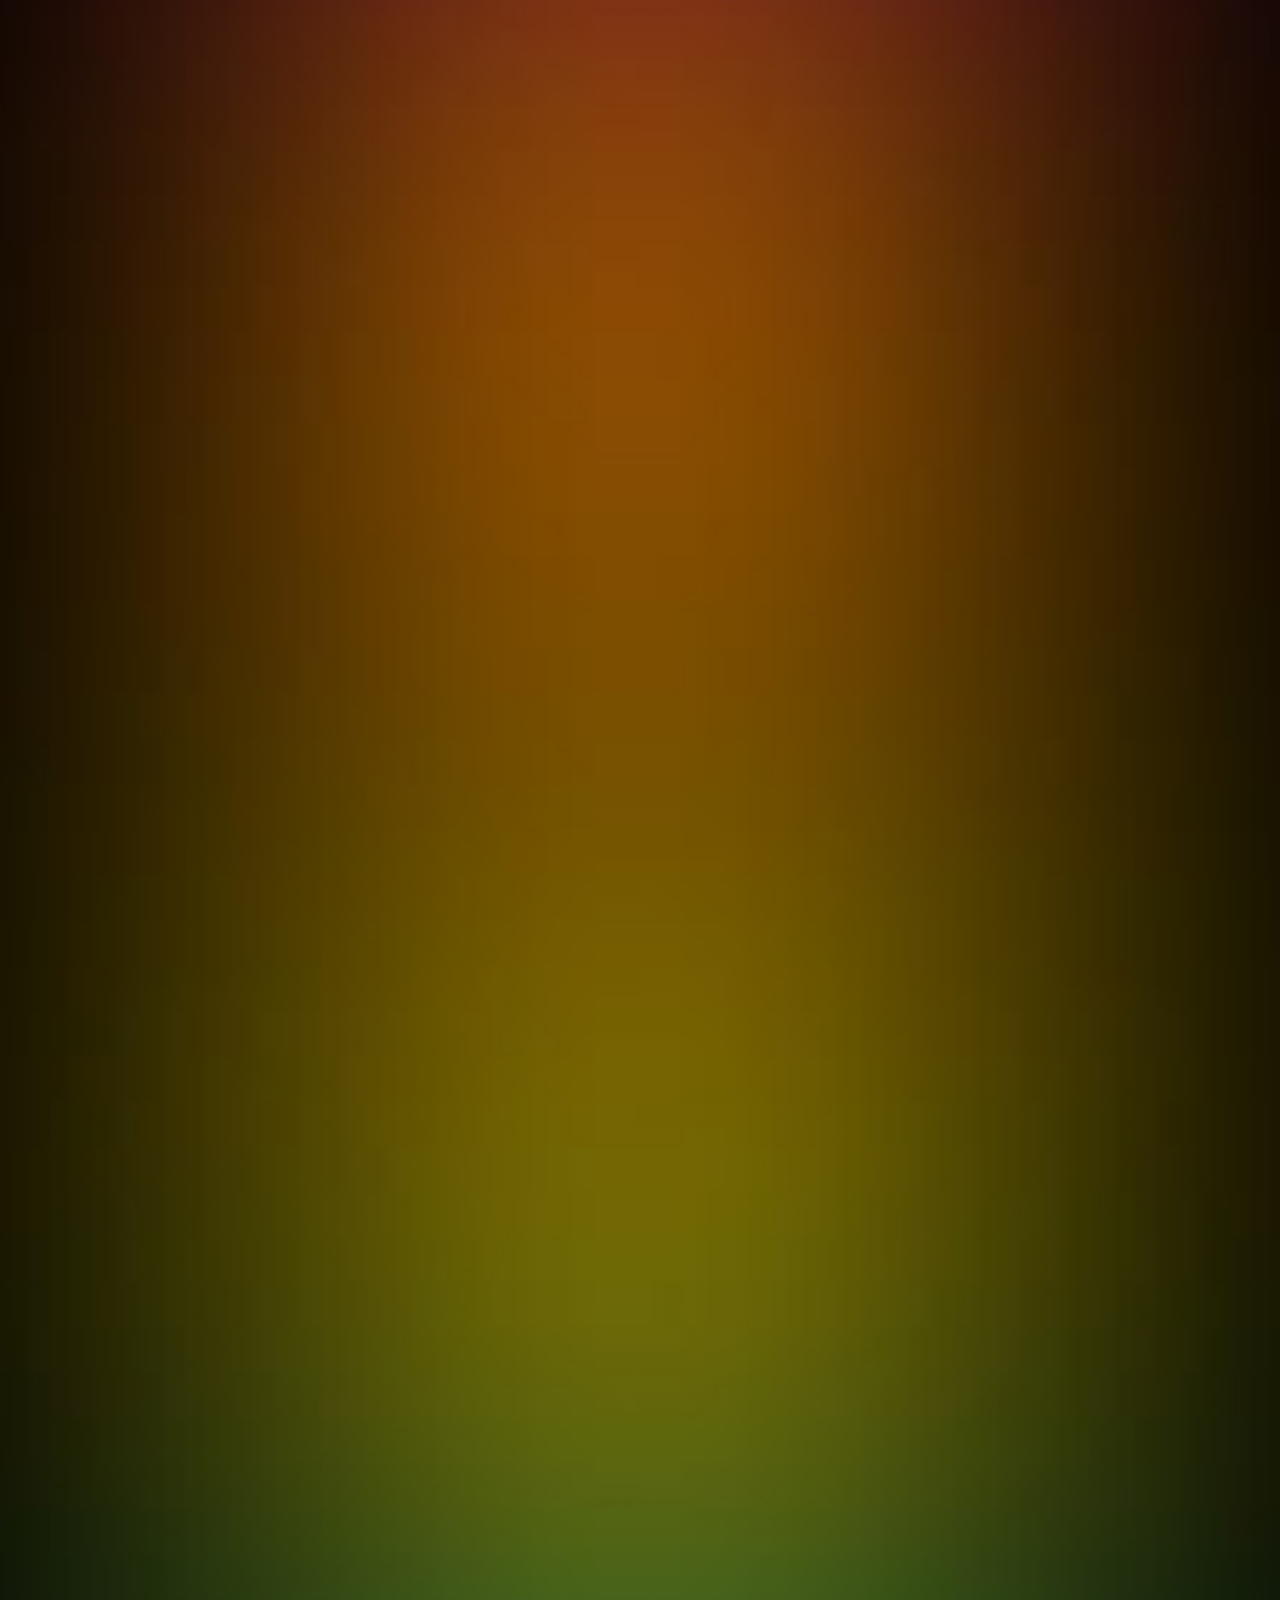
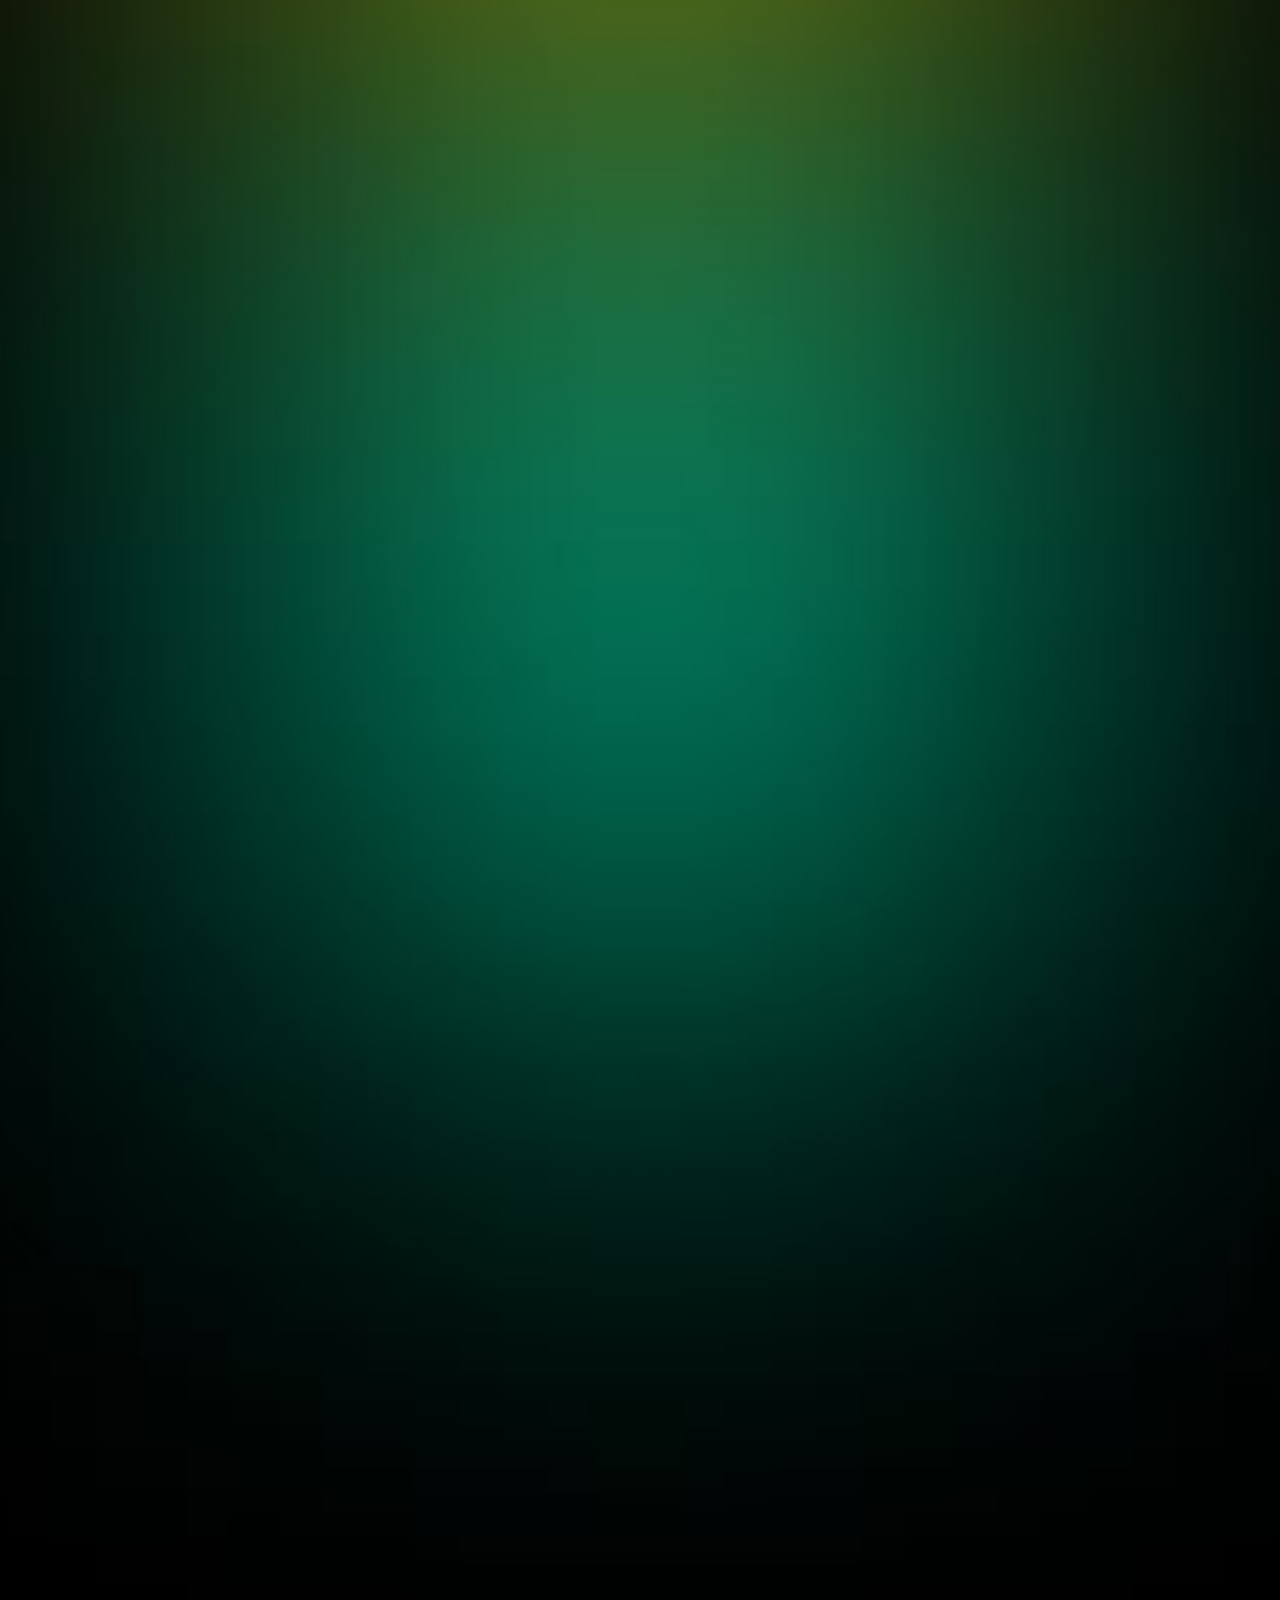
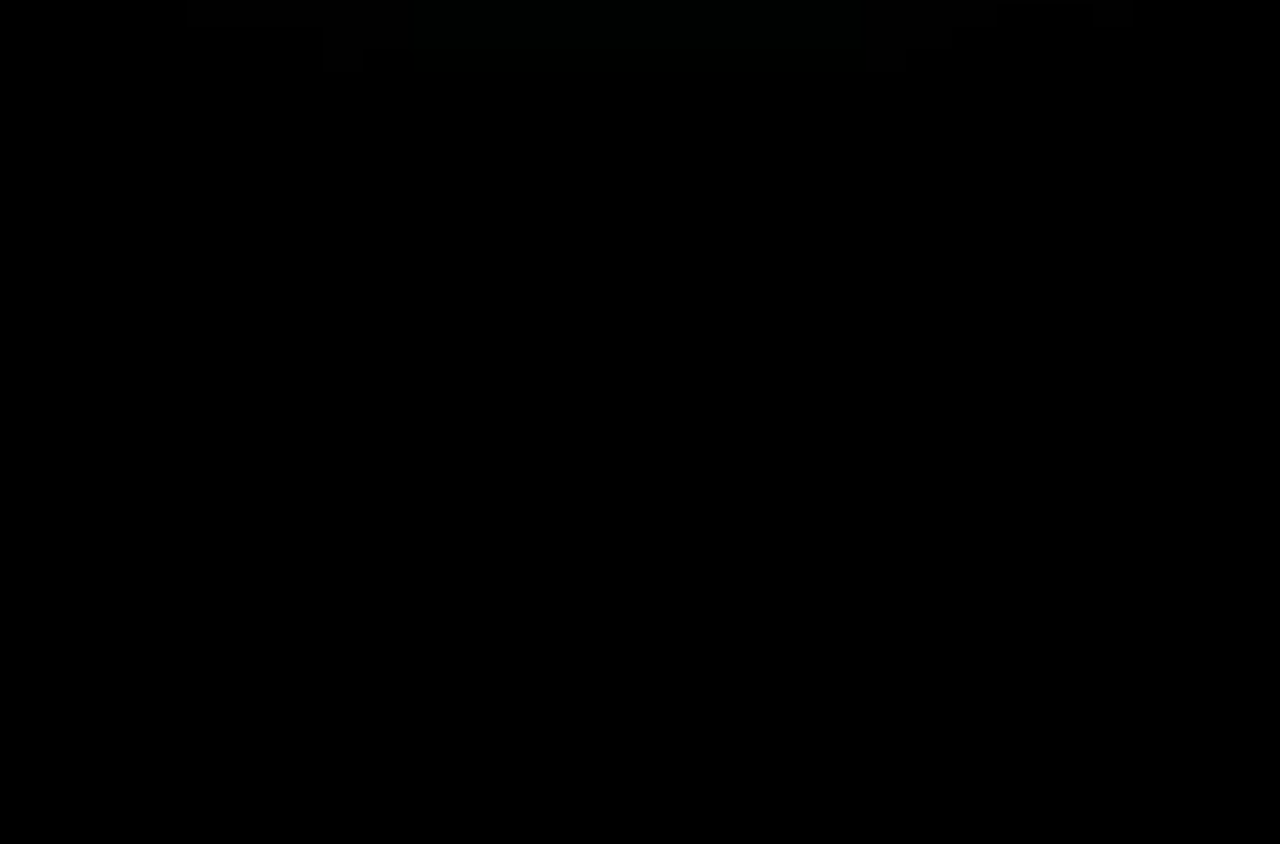
<file: pages/blog.html>
<!DOCTYPE html>
<html lang="en">

<head>
    <meta charset="UTF-8">
    <meta http-equiv="X-UA-Compatible" content="IE=edge">
    <meta name="viewport" content="width=device-width, initial-scale=1.0">
    <title>Document</title>
    <link rel="stylesheet" href="../style/blog.css">
</head>

<body>
    <div class="wrapper">
        <div class="container">
            <div class="earn-para">
                <p>EARN THE MACAW DARKWINGS BACK BLING AND MORE IN <br> FORTNITE - ISLAND HOPPER QUESTS HAVE ARRIVED!
                </p>
            </div>

            <div class="img-1">
                <img src="../images/fortnite-island-hopper-1900x600-127c6d0e1ef6 1 (1).png" alt="fornt" loading="lazy">
            </div>

            <div class="island">
                <h1>ISLAND HOPPER REWARDS</h1>
            </div>

            <div class="long-para">
                <p>Here’s a look at the rewards you’ll unlock when you hit each Summer Island Hopper Milestone: Complete
                    Six Island <br> Hopper Quests: Macaw Darkwings Back Bling Complete Six Island Hopper Quests to also
                    receive: Tropic's Beak Pickaxe <br> Complete Three Island Hopper Quests: Tropical Infrared Wrap and
                    Ravage Spray Complete One Island Hopper Quest to <br> earn the Raven Spray and GG Emoticon! </p>
            </div>

            <div class="the-island">
                <h1>THE ISLAND HOPPER ISLANDS AND QUESTS</h1>
                <p>Read below to learn more about each Island’s Quest and to get a preview of <br> the Island and the Island
                    creator! All the Quests  can be tracked in the Quests <br> page under Island Hopper. Act fast, these
                    Quests will be hopping out on July <br> 6 at 10 AM ET. <br>
                    Collect 3000 Resources in One Trigger by Horamubi. <br>
                    Survival – in the sky. Survive for 100 days and defeat the boss for ultimate <br> bragging rights.</p>
                    <img src="../images/img-2.png" alt="img-2" loading="lazy">
            </div>
        </div>
    </div>

</body>

</html>
</file>
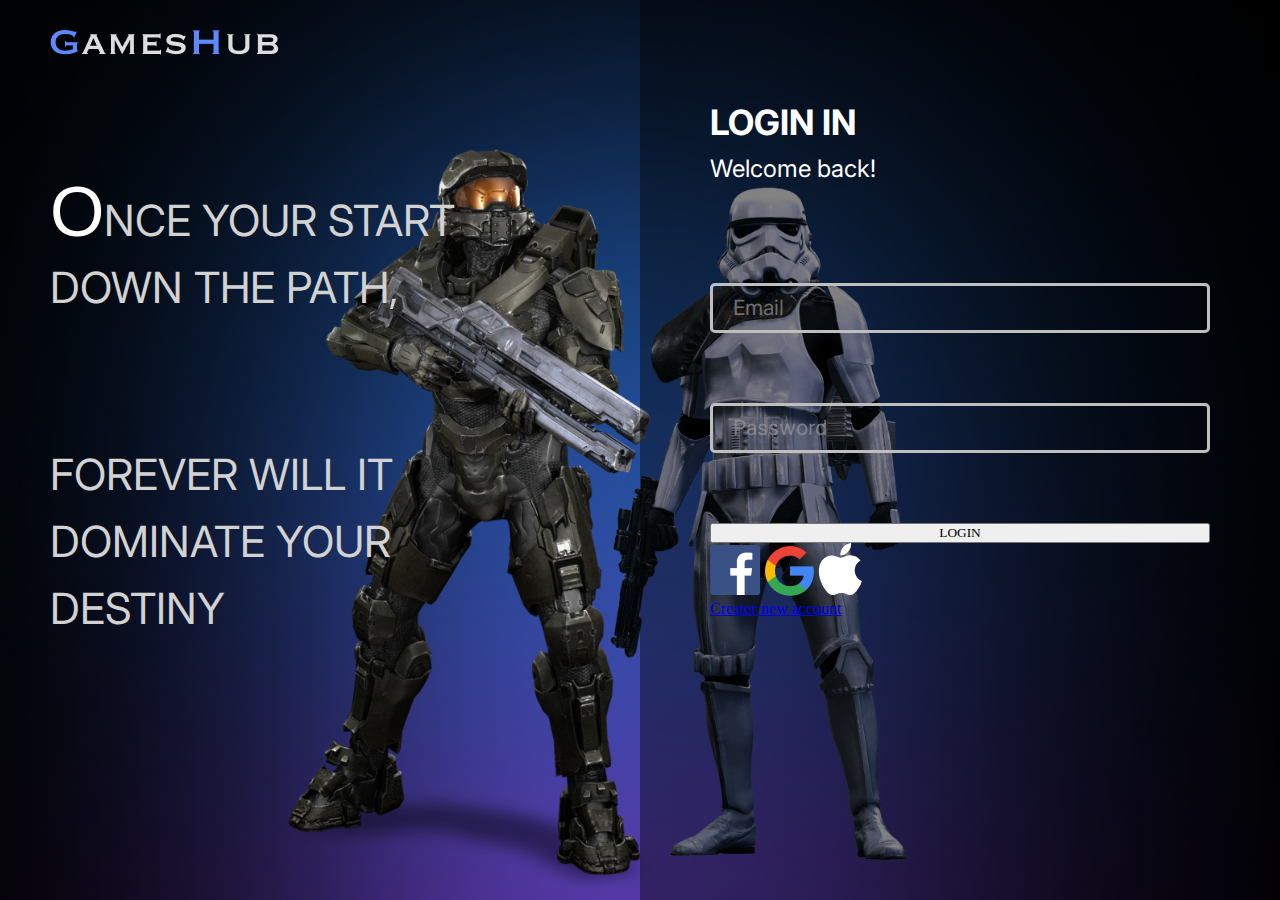
<file: pages/login.html>
<!DOCTYPE html>
<html lang="en">
<head>
    <meta charset="UTF-8">
    <meta http-equiv="X-UA-Compatible" content="IE=edge">
    <meta name="viewport" content="width=device-width, initial-scale=1.0">
    <title>LOGIN</title>
    <link rel="stylesheet" href="../style/login.css">
</head>
<body>
    <div class="container">
        <div class="login_left">
            <img src="../images/login_logo.png" alt="" class="login_img" loading="lazy">
            <h3 class="login_title mb"><span class="font">O</span>NCE YOUR START <br> DOWN THE PATH,</h3>
            <h3 class="login_title">FOREVER WILL IT <br> DOMINATE YOUR <br> DESTINY</h3>
        </div>
        <div class="login_right">
            <h4 class="right_title">LOGIN IN</h4>
            <p class="right_text">Welcome back!</p>
            <form class="form">
                <input placeholder="Email" class="input" type="email" required>
                <input placeholder="Password" class="input" type="password" required>
                <button class="button" type="submit">LOGIN</button>
                <div class="imgbox">
                    <img src="../images/facebook_logo.png" alt="facebook logo" loading="lazy">
                    <img src="../images/google_logo.png" alt="google logo" loading="lazy">
                    <img src="../images/apple_logo.png" alt="apple logo" loading="lazy">
                </div>
                <a class="link" href="../pages/signup.html">Creater new account</a>
            </form>
        </div>
    </div>
</body>
</html>
</file>
<file: style/main.css>
/* Fonts */
@import url('https://fonts.googleapis.com/css2?family=Montserrat:ital,wght@0,100;0,200;0,300;0,400;0,500;0,600;0,700;0,800;0,900;1,100;1,200;1,300;1,400;1,500;1,600;1,700;1,800;1,900&display=swap');


* {
  margin: 0;
  padding: 0;
  box-sizing: border-box;
  font-family: 'Montserrat';
  font-style: normal;
  text-decoration: none;
  list-style: none;
}

.container {
  max-width: 1586px;
  margin: 0 auto;
}

.wrapper {
    background-image: url(../images/bg-full-page.jpg);
    max-width: 1728px;
    margin: 0 auto;
    height: 7244px;
    background-position: center center;
    background-repeat: no-repeat;
    background-size: cover;
}

/* Header start */

.header .navbar {
  display: flex;
  justify-content: space-between;
  align-items: center;  
}

.header .navbar .navbar-logo {
  padding: 40px 0;
}

.header .navbar ul {
  display: flex;
}

.header .navbar ul a {
  margin-right: 74px;
  font-style: normal;
  font-weight: 500;
  font-size: 20px;
  line-height: 24px;
  color: rgba(215, 215, 215, 0.9);
  display: inline-block;
  position: relative;
  transition: 0.3s;
  padding: 13px 10px;
}

.header .navbar ul li {
  height: 100%;
}

.header .navbar ul a:hover li {
  font-weight: 600;
  color: #fff;
  transform: translateY(-5px);
}

.header .navbar ul a::after {
  content: '';
  position: absolute;
  width: 100%;
  height: 0.175rem;
  left: 0;
  bottom: 0;
  background: #fff;
  transform: scale(0, 1);
  transition: transform 0.3s ease;
}

.header .navbar ul a:hover::after {
  transform: scale(1, 1);
}

.header .navbar .navbar-buttons {
  margin-top: -10px;
}

.header .navbar .navbar-buttons a{
  font-style: normal;
  font-weight: 600;
  font-size: 13.4791px;
  line-height: 138.69%;
  color: #FFFFFF;
  margin-right: 10px;
  padding: 16px 12px;
  border-radius: 6px;
  padding-right: 55px;
  position: relative;
}

.header .navbar .navbar-buttons a i {
  font-size: 18px;
  top: 15px;
  right: 16px;
  position: absolute;
}

.header .navbar .navbar-buttons .navbar-cart-btn {
  margin-top: -3px;
}

.header .navbar .navbar-buttons a:nth-child(1) {
  transition: 0.3s;
  background: rgb(0, 132, 207);
  background: linear-gradient(135deg, rgba(0, 132, 207, 1) 0%, rgba(109, 6, 206, 1) 100%);
}
.header .navbar .navbar-buttons a:nth-child(2) {
  transition: 0.3s;
  background: rgb(189, 147, 2);
  background: linear-gradient(135deg, rgba(189, 147, 2, 1) 0%, rgba(165, 50, 1, 1) 100%);
}
.header .navbar .navbar-buttons a:nth-child(3) {
  transition: 0.3s;
  background: rgb(31, 160, 14);
  background: linear-gradient(135deg, rgba(31, 160, 14, 1) 0%, rgba(3, 97, 98, 1) 100%);
}

.header .navbar .navbar-buttons a:nth-child(1):hover {
  background: rgb(0, 132, 207);
  background: linear-gradient(-135deg, rgba(0, 132, 207, 1) 0%, rgba(109, 6, 206, 1) 100%);
}
.header .navbar .navbar-buttons a:nth-child(2):hover {
  background: rgb(189, 147, 2);
  background: linear-gradient(-135deg, rgba(189, 147, 2, 1) 0%, rgba(165, 50, 1, 1) 100%);
}
.header .navbar .navbar-buttons a:nth-child(3):hover {
  background: rgb(31, 160, 14);
  background: linear-gradient(-135deg, rgba(31, 160, 14, 1) 0%, rgba(3, 97, 98, 1) 100%);
}

.header .navbar .navbar-user-btn {
  border: 5px solid #A8A8A8;
  padding: 20px 22px;
  border-radius: 50%;
  color: white;
  margin-top: -5px;
  transition: 0.3s;
}

.header .navbar .navbar-user-btn:hover {
  border-color: #fff;
  cursor: pointer;
  color: #fff;
}

.header .navbar .navbar-user-btn i {
  font-size: 20px;
}

.header .header-content {
  display: flex;
}

.header .header-content .header-left-content {
  width: 920px;
  margin-top: 200px;
  margin-right: 69px;
}

.header .header-content .header-left-content h1 {
  font-style: normal;
  font-weight: 700;
  font-size: 84px;
  line-height: 100px;
  color: #BDBDBD;
}

.header .header-content .header-left-content h1 .text-c {
  font-size: 128px;
}

.header .header-content .header-left-content p {
  font-style: normal;
  font-weight: 400;
  font-size: 40px;
  line-height: 49px;
  color: #BDBDBD;
  margin-top: 72px;
  margin-bottom: 86px;
}

.header .header-content .header-left-content a {
  font-style: normal;
  font-weight: 600;
  font-size: 20px;
  line-height: 138.69%;
  color: #FFFFFF;
  padding: 15px 30px;
  border-radius: 6px;
}

.header .header-content .header-left-content a:nth-child(1) {
  transition: 0.3s;
  margin-right: 35px;
  background: rgb(0, 132, 207);
  background: linear-gradient(135deg, rgba(0, 132, 207, 1) 0%, rgba(109, 6, 206, 1) 100%);
}

.header .header-content .header-left-content a:nth-child(2) {
  transition: 0.3s;
  background: rgb(189, 147, 2);
  background: linear-gradient(135deg, rgba(189, 147, 2, 1) 0%, rgba(165, 50, 1, 1) 100%);
}

.header .header-content .header-left-content a:nth-child(1):hover {
  transition: 0.3s;
  background: rgb(0, 132, 207);
  background: linear-gradient(-135deg, rgba(0, 132, 207, 1) 0%, rgba(109, 6, 206, 1) 100%);
}

.header .header-content .header-left-content a:nth-child(2):hover {
  transition: 0.3s;
  background: rgb(189, 147, 2);
  background: linear-gradient(-135deg, rgba(189, 147, 2, 1) 0%, rgba(165, 50, 1, 1) 100%);
}

.header .header-content .header-right-content {
  margin-top: 200px;
  margin-bottom: 157px;
}

/* Header end */



/* Live streams start */
.live-streams {
    margin-bottom: 120px;
    padding-left: 93px;
}

.live-stream-header {
    margin-bottom: 90px;
}

.live-stream-header h1 {
    font-weight: 600;
    font-size: 37px;
    line-height: 45px;
    color: rgba(237, 237, 237, 0.9);
}

.live-stream-products {
    display: flex;
    align-items: center;
    gap: 90px;
    /* overflow: hidden; */
    scroll-behavior: smooth;

}

.live-stream-box {
    max-width: 279px;
}

.live-stream-box-image {
    position: relative;
    display: inline-block;
    border-radius: 25px;
}

.live-stream-box-image img {
    width: 279px;
    height: 183px;
}

.live-stream-image-live {
    position: absolute;
    background: #F84646;
    border-radius: 10px;
    font-family: 'Montserrat';
    font-style: normal;
    font-weight: 600;
    font-size: 12px;
    line-height: 15px;
    display: flex;
    align-items: center;
    text-align: center;
    color: #FFFFFF;
    width: 49px;
    height: 21px;
    display: flex;
    align-items: center;
    justify-content: center;
    top: 12px;
    right: 9px;
}

.live-stream-box-content {
    margin: 34px 0 25px 0;
    padding-left: 15px;
    display: flex;
    flex-direction: column;
    justify-content: center;
}

.live-stream-box-content h1 {
    font-family: 'Montserrat';
    font-style: normal;
    font-weight: 500;
    font-size: 30px;
    line-height: 37px;
    /* text-align: center; */
    color: rgba(235, 235, 235, 0.9);
    margin-bottom: 35px;
}

.live-stream-box-content p {
    font-family: 'Montserrat';
    font-style: normal;
    font-weight: 400;
    font-size: 24px;
    line-height: 29px;
    color: rgba(160, 160, 160, 0.9);
    margin-bottom: 35px;
}

.live-stream-box-stars {
    display: flex;
    gap: 10px;
    font-size: 17px;
}

.live-stream-box-stars i {
    color: rgba(255, 199, 0, 0.79);
}


/* Live streams end */


/* Featured games start */

.featured-games .container div{
  display: inline-flex;
}
.featured-games .container span{
  font-size: 22px;
  color: aliceblue;
}
.featured-games .container img{
  width: 466px;
  height: 305px;
}
.featured-games .container .checked {
  margin-top: 45px;
  color: orange;
}
.featured-games .container .featured-games-text{
  font-family: 'Montserrat';
  font-style: normal;
  font-weight: 600;
  font-size: 37px;
  line-height: 45px;
  color: rgba(237, 237, 237, 0.9);
}

.featured-games .container .games {
  display: flex;
  justify-content: space-between;
}

.featured-games .games img {
  transition: all 0.7s ease;
}

.featured-games .container a{
  color: aliceblue;
}

.featured-games .container .games-1{
  width: 499px;
  height: 574px;  
  display: inline;
  gap: 39px;
  padding-top: 75px;
}
.featured-games .container .games-1:hover img{
  box-shadow: 0 0 20px wheat;
  transform: scale(1.05);
}
.featured-games .container .games-2:hover img{
  box-shadow: 0 0 20px wheat;
  transform: scale(1.05);
}
.featured-games .container .games-3:hover img{
  box-shadow: 0 0 20px wheat;
  transform: scale(1.05);
}
.featured-games .container .games-1 img{
  background: linear-gradient(180deg, rgba(0, 0, 0, 0) 0%, #0B0D0D 100%);
border-radius: 25px;
}
.featured-games .container .games-1 .game-info-1{
  width: 429.87px;
  height: 155px;
  display: inline;
}
.featured-games .container .games-1 .game-info-1 .text-1{
  font-family: 'Montserrat';
  font-weight: 500;
  font-size: 30px;
  line-height: 37px;
  color: rgba(255, 255, 255, 0.8);
  width: 375px;
  height: 37px;
  padding-top: 35px;
  display: flex;

}
.featured-games .container .games-1 .game-info-1 .text-info-1{
  width: 429.71px;
  height: 48px;
  font-family: 'Montserrat';
  font-style: normal;
  font-weight: 400;
  font-size: 20px;
  line-height: 24px;
  padding-top: 65px;
  color: rgba(176, 176, 176, 0.9);
}

.featured-games .container .games-2{
  width: 499px;
  height: 574px; 
  display: inline; 
  gap: 39px;
  padding-top: 75px;
}
.featured-games .container .games-2 img{
  background: linear-gradient(180deg, rgba(0, 0, 0, 0) 0%, #0B0D0D 100%);
border-radius: 25px;
}
.featured-games .container .games-2 .game-info-2{
  width: 429.87px;
  height: 155px;
  display: inline;
}
.featured-games .container .games-2 .game-info-2 .text-2{
  font-family: 'Montserrat';
  font-weight: 500;
  font-size: 30px;
  line-height: 37px;
  color: rgba(255, 255, 255, 0.8);
  width: 375px;
  height: 37px;
  padding-top: 35px;

}
.featured-games .container .games-2 .game-info-2 .text-info-2{
  width: 429.71px;
  height: 48px;
  font-family: 'Montserrat';
  font-style: normal;
  font-weight: 400;
  font-size: 20px;
  line-height: 24px;
  padding-top: 65px;
  color: rgba(176, 176, 176, 0.9);
}
.featured-games .container .games-3{
  width: 499px;
  height: 574px;  
  display: inline;
  gap: 39px;
  padding-top: 75px;
}
.featured-games .container .games-3 img{
  background: linear-gradient(180deg, rgba(0, 0, 0, 0) 0%, #0B0D0D 100%);
border-radius: 25px;
}
.featured-games .container .games-3 .game-info-3{
  width: 429.87px;
  height: 155px;
  display: inline;
}
.featured-games .container .games-3 .game-info-3 .text-3{
  font-family: 'Montserrat';
  font-weight: 500;
  font-size: 30px;
  line-height: 37px;
  color: rgba(255, 255, 255, 0.8);
  width: 375px;
  height: 37px;
  padding-top: 35px;

}
.featured-games .container .games-3 .game-info-3 .text-info-3{
  width: 429.71px;
  height: 48px;
  font-family: 'Montserrat';
  font-style: normal;
  font-weight: 400;
  font-size: 20px;
  line-height: 24px;
  padding-top: 65px;
  color: rgba(176, 176, 176, 0.9);
}

/* Featured games end */



/* Top events start */




.top-events-box {
  display: flex;
  height: 1189px;
}

.top-events-box .events-box-left p {
  font-weight: 600;
  font-size: 37px;
  line-height: 45px;
  display: flex;
  align-items: center;
  color: rgba(237, 237, 237, 0.9);
  margin-top: 55px;
  padding-top: 11px;
  padding-bottom: 11px;
}


.top-events-box .events-box-left img {
  width: 891.67px;
  height: 798px;
  border-radius: 22px;
  margin-top: 106px;
}

.top-events-box .events-box-right h1 {
  font-style: normal;
  font-weight: 600;
  font-size: 32px;
  line-height: 39px;
  color: #FFFFFF;
  margin-top: 220px;
  margin-left: 90px;
}

.top-events-box .events-box-right .long-paragraf {
  font-weight: 400;
  font-size: 22px;
  line-height: 160%;
  display: flex;
  align-items: center;
  text-align: justify;
  color: #B5B5B5;
  margin-top: 30px;
  margin-left: 90px;
}

.top-events-box .events-box-right a {
  font-weight: 400;
  font-size: 18px;
  line-height: 19px;
  display: flex;
  align-items: center;
  color: #FFF9F9;
  margin-left: 130px;
  margin-top: 42px;
  transition: 0.4s;
}

.top-events-box .events-box-right img {
  margin-left: 340px;
  transform: translateY(-20px);
}

.top-events-box .events-box-right .link-right {
  margin-left: 370px;
  margin-top: -45px;
}

.top-events-box .events-box-right .span-1 {
  margin-left: 90px;
  font-size: 20px;
  font-weight: bold;
  font-style: bond;
  color: #FFCD1A;
  display: inline-block;
}

.top-events-box .events-box-right .span-2 {
  font-size: 20px;
  font-weight: bold;
  font-style: bond;
  color: #93CBFF;
  margin-left: 342px;
  margin-top: -21px;
}


.top-events-box .events-box-right .short-para-left {
  color: #B5B5B5;
  margin-left: 210px;
  margin-top: -27px;
  font-size: 18px;
}

.top-events-box .events-box-right .short-para-right {
  color: #B5B5B5;
  margin-left: 387px;
  margin-top: -27px;
  font-size: 18px;
}
.top-events-box .events-box-right button {
  background: linear-gradient(292.86deg, #2D53D9 0%, #46D84C 87.68%);
border-radius: 15px;
border: 0;
width: 372.99px;
height: 80.18px;
color: #fff;
font-size: 34px;
margin-top: 120px;
margin-left: 90px;
transition: 0.4s;
cursor: pointer;
}

.top-events-box .events-box-right button:hover {
  scale: 0.97;
}

.top-events-box .events-box-right a:hover {
  color: coral;
}








/* Top events end */


/* top-picks start */
.top-picks {
  padding: 50px 0;
}

.top-picks h1 {
  font-family: 'Montserrat';
  font-style: normal;
  font-weight: 600;
  font-size: 37px;
  line-height: 45px;
  color: rgba(235, 235, 235, 0.9);
}

.top-picks p {
  font-family: 'Montserrat';
  font-style: normal;
  font-weight: 400;
  font-size: 37px;
  line-height: 160%;
  color: #CDCDCD;
  margin: 40px 0;
}

.top-picks .top-picks-cards {
  display: flex;
  align-items: center;
  width: 100%;
}

.slider__item {
  width: 696.43px;
  height: 648.52px;
  transition: all 0.3s ease;
  -webkit-transition-timing-function:
    cubic-bezier(0.4, 0.0, 0.2, 1);
  transition-timing-function:
    cubic-bezier(0.4, 0.0, 0.2, 1);
}

#slide-1:checked~.slider__holder .slider__item--1 {
  position: relative;
  z-index: 2;
  transform: translate(0) scale(1);
}

#slide-2:checked~.slider__holder .slider__item--1 {
  z-index: 1;
  transform: translateX(-300px) scale(0.85);
}

#slide-3:checked~.slider__holder .slider__item--1 {
  z-index: 0;
  transform: translateX(-410px) scale(0.65);
}

#slide-4:checked~.slider__holder .slider__item--1 {
  z-index: -1;
  opacity: 0;
  transform: translateX(-410px) scale(0.65);
}

#slide-5:checked~.slider__holder .slider__item--1 {
  z-index: -1;
  opacity: 0;
  transform: translateX(-410px) scale(0.65);
}

#slide-1:checked~.slider__holder .slider__item--2 {
  z-index: 1;
  transform: translateX(300px) scale(0.85);
}

#slide-2:checked~.slider__holder .slider__item--2 {
  position: relative;
  z-index: 2;
  transform: translate(0) scale(1);
}

#slide-3:checked~.slider__holder .slider__item--2 {
  z-index: 1;
  transform: translateX(-300px) scale(0.85);
}

#slide-4:checked~.slider__holder .slider__item--2 {
  z-index: 0;
  transform: translateX(-410px) scale(0.65);
}

#slide-5:checked~.slider__holder .slider__item--2 {
  z-index: -1;
  opacity: 0;
  transform: translateX(-410px) scale(0.65);
}

#slide-1:checked~.slider__holder .slider__item--3 {
  z-index: 0;
  transform: translateX(410px) scale(0.65);
}

#slide-2:checked~.slider__holder .slider__item--3 {
  z-index: 1;
  transform: translateX(300px) scale(0.85);
}

#slide-3:checked~.slider__holder .slider__item--3 {
  position: relative;
  z-index: 2;
  transform: translate(0) scale(1);
}

#slide-4:checked~.slider__holder .slider__item--3 {
  z-index: 1;
  transform: translateX(-300px) scale(0.85);
}

#slide-5:checked~.slider__holder .slider__item--3 {
  z-index: 0;
  transform: translateX(-410px) scale(0.65);
}

.picks-card {
  position: relative;
  display: block;
  box-shadow: 0px 35px 40px -31px #000000;
  border-radius: 25px;
}

.slider {
  -webkit-user-select: none;
  -moz-user-select: none;
  -ms-user-select: none;
  user-select: none;
}

.slider__radio {
  display: none;
}

.slider__holder {
  position: relative;
  width: 100%;
  max-width: 800px;
  margin: 0 auto;
  /* text-align: left; */
}

.slider__item {
  width: 796.43px;
  height: 648.52px;
  position: absolute;
  top: 0;
  left: 0;
  display: block;
  overflow: hidden;
  opacity: 1;
  cursor: pointer;
}

.slider__item-content {
  height: 100%;
  background-repeat: no-repeat;
  background-size: 120%;
  padding: 450px 40px 0px 40px;
}

.slider__item-content h2 {
  font-family: 'Montserrat';
  font-style: normal;
  font-weight: 500;
  font-size: 30px;
  line-height: 37px;
  color: rgba(255, 255, 255, 0.9);
}

.slider__item-content h3 {
  font-family: 'Montserrat';
  font-style: normal;
  font-weight: 400;
  font-size: 24px;
  line-height: 29px;
  color: #B5B5B5;
  margin: 12px 0;
}

.slider__item-content h3 a {
  color: white;
  font-weight: 800;
}
.picks-card span{
  color: #FFC700;;
}

/* top-picks end */
/* Top free games start */
  .top-free-games {
    padding: 100px 0 200px;
  }
  .free_header {
    display: flex;
    flex-wrap: wrap;
    align-items: center;
    justify-content: space-between;
    margin-bottom: 40px;
  }
  .free_header_title {
    font-family: 'Montserrat';
    font-style: normal;
    font-weight: 600;
    font-size: 37px;
    line-height: 45px;
    color: rgba(235, 235, 235, 0.9);
  }
  .free_header img {
    cursor: pointer;
    display: inline-block;
  }
  .free_mainbox {
    display: flex;
    justify-content: space-between;
    flex-wrap: wrap;
    gap: 40px;
  }
  .free_smallbox {
    width: 30%;
    display: flex;
    gap: 35px;
    align-items: center;
  }
  .free_smallbox_title {
    font-family: 'Montserrat';
    font-style: normal;
    font-weight: 700;
    font-size: 24px;
    line-height: 29px;
    color: #FFFFFF;
  }
  .free_smallbox_text {
    width: 273px;
    font-family: 'Montserrat';
    font-style: normal;
    font-weight: 400;
    font-size: 16px;
    line-height: 20px;
    color: #A4A4A4;
    margin: 10px 0;
  }
  .free_link_for_font {
    color: white;
    font-weight: bold;
    display: inline-block;
  }
  .free_starbox i {
    color: #937200;
    display: inline-block;
    cursor: pointer;
  }
  .free_starbox {
    display: flex;
    gap: 7px;
    flex-wrap: wrap;
  }
  .free_smallbox:hover .free_smallbox_left img {
    transform: scale(1.2);
  }
  .free_smallbox .free_smallbox_left img {
    display: inline-block;
    transition: 0.4s all linear;
  }
/* Top free games end */



/* Footer start */

.footer .container .footer-top{
  position: relative;
  width: 1728px;
  height: 117px;
  background: #000000;
  display: flex;
  text-align: center;
  
}

.footer .container .footer-top .footer-input{
  width: 794px;
  height: 52px;
  background: #1C2326;
  border: 1px solid #000000;
  border-radius: 26px;
  position: absolute;
  left: 392px;
  top: 46px;

}

.footer .container .footer-top .footer-input::placeholder{
  padding: 0 23px ;
}

.footer .container .footer-top .footer-send-icon {
  position: absolute;
  top: 46px;
  left: 1133px;
  cursor: pointer;
}

.footer .container .footer-top .footer-send-icon:active{
  transform: scale(0.9);
}

.footer-newsteller-tex{
  text-align: left;
  margin-top: 52px;
  margin-left: 186px
}

.container{
  background: #131A25;
  max-width: 1728px;
}

.footer-section{
  display: flex;
  justify-content: space-around;
  padding-top: 193px;
}

.footer .container .footer-section .footer-gameshub{
  font-family: 'Copperplate';
  font-style: normal;
  font-weight: 400;
  font-size: 45px;
  line-height: 46px;
  color: #DDDDDD;
  margin-bottom: 21px;
}

.footer .container .footer-section .footer-section-2{
  gap: 27px;
  display: flex;
  flex-direction: column;
}

.footer .container .footer-section .footer-section-2 h4{
  margin-bottom: 20px;
}

.footer .container .footer-section .footer-section-3 h4{
  margin-bottom: 20px;
}

.footer .container .footer-section .footer-section-4 h4{
  margin-bottom: 20px;
}


.footer .container .footer-section .footer-section-2 p a{
  color: #838383;
  font-family: 'Montserrat';
  font-style: normal;
  font-weight: 500;
  font-size: 16px;
  line-height: 20px;
  margin-bottom: 17px;
}

.footer .container .footer-section .footer-section-2 p a:hover{
  color: #d1cfcf;
}

.footer .container .footer-section .footer-section-3 p a{
  color: #838383;
  font-family: 'Montserrat';
  font-style: normal;
  font-weight: 500;
  font-size: 16px;
  line-height: 20px;
  margin-bottom: 17px;
}

.footer .container .footer-section .footer-section-3 p a:hover{
  color: #d1cfcf;
}

.footer .container .footer-section .footer-section-4 p a{
  color: #838383;
  font-family: 'Montserrat';
  font-style: normal;
  font-weight: 500;
  font-size: 16px;
  line-height: 20px;
  margin-bottom: 17px;
}

.footer .container .footer-section .footer-section-4 p a:hover{
  color: #d1cfcf;
}

.footer .container .footer-section .appStore-btn{
  width: 172px;
  height: 52px;
  background: #CCCCCC;
  border-radius: 6px;
  border: none;
}

.footer-socialMedia{
  display: flex;
  gap: 24px;
}

.footer .container .footer-section .footer-section-3{
  gap: 27px;
  display: flex;
  flex-direction: column;
}

.footer .container .footer-section .footer-section-4{
  gap: 27px;
  display: flex;
  flex-direction: column;
}

.footer-liner{
  width: 1728px;
  border: 1px solid #3F3F3F;
}

.social-btn{
  display: flex;
  justify-content: space-between;
  margin-top: 40px;
}

.play2 {
  padding: 17px 23px;
  background: #dadada;
  color: #484848;
  border-radius: 6px;
  display: flex;
  width: 172px;
  height: 52px;
  margin: 10px;
  justify-content: center;
  align-items: center;
  gap: 17px;
  transition: all 0.7s ease;
}



.play2:active{
  transform: scale(0.95);
  color: #353434;
}

.footer-bottom-tex{
  display: flex;
  justify-content: space-around;
}

.footer-bottom{
  margin-top: 314px;
}

.footer-bottom-tex{
  margin-top: 40px;
  padding-bottom: 40px;
  font-weight: 600;
  font-size: 16px;
  line-height: 20px;
  color: #8C8C8C;
  display: flex;
  justify-content: space-around;
}
/* Footer end */
</file>
<file: style/blog.css>
/* fonts */
@import url('https://fonts.googleapis.com/css2?family=Montserrat:ital,wght@0,100;0,200;0,300;0,400;0,500;0,600;0,700;0,800;0,900;1,100;1,200;1,300;1,400;1,500;1,600;1,700;1,800;1,900&display=swap');
/* fonts */



* {
    margin: 0;
    padding: 0;
    box-sizing: border-box;
    font-family: 'Montserrat';
    font-style: normal;
    text-decoration: none;
    list-style: none;
}


.container {
    max-width: 1586px;
    margin: 0 auto;
}


.wrapper {
    background-image: url(../images/bg-full-page.jpg);
    max-width: 1728px;
    margin: 0 auto;
    height: 7244px;
    background-position: center center;
    background-repeat: no-repeat;
    background-size: cover;
}

.earn-para p {
    font-weight: 600;
    font-size: 40px;
    line-height: 160%;
    padding-top: 50px;
    display: flex;
    align-items: center;
    text-align: justify;

    color: #FFFFFF;

}

.img-1 {
    margin-top: 77px;
}

.island {
    padding: 71px 0;
}

.island h1 {
    font-weight: 600;
    font-size: 37px;
    line-height: 160%;
    display: flex;
    align-items: center;
    text-align: justify;
    color: #FFFFFF;
}

.long-para p {
    font-weight: 400;
    font-size: 22px;
    line-height: 160%;
    display: flex;
    align-items: center;
    text-align: justify;
    color: #FFFFFF;
}

.the-island h1 {
    font-weight: 600;
    font-size: 37px;
    line-height: 160%;
    display: flex;
    align-items: center;
    text-align: justify;
    color: #FFFFFF;
    margin-top: 84px;
}

.the-island p {
    font-weight: 400;
    font-size: 22px;
    line-height: 160%;
    display: flex;
    align-items: center;
    text-align: justify;
    color: #FFFFFF;
    margin-top: 37px;
}

.the-island img {
    margin-top: -350px;
    margin-left: 880px;
}
</file>
<file: style/login.css>
/* Fonts */
@import url('https://fonts.googleapis.com/css2?family=Inter:wght@100;200;300;400;500;600;700;800;900&display=swap');

* {
    margin: 0;
    padding: 0;
    box-sizing: border-box;
    font-family: 'Montserrat';
    font-style: normal;
}
.container {
    max-width: 1586px;
    margin: 0 auto;
    min-height: 100vh;
    background-image: url(../images/Login_page_bi.png);
    background-size: cover;
    background-repeat: no-repeat;
    background-position: center;
    padding: 30px 50px;
    display: flex;
    justify-content: space-between;
    flex-wrap: wrap;
    position: relative;
}
.login_right {
    padding: 100px 70px;
    background-color: rgba(0, 0, 0, 0.4);
    position: absolute;
    top: 0;
    bottom: 0;
    right: 0;
    width: 640px;
}
.login_title {
    font-family: 'Inter';
    font-style: normal;
    font-weight: 400;
    font-size: 43px;
    line-height: 67px;
    color: #D2D2D2;
}
.mb {
    margin: 120px 0;
}
.font {
    font-size: 70px;
    color: white;
    font-family: sans-serif;
}
input, button {
    display: block;
    width: 100%;
}
.right_title {
    font-family: 'Inter';
    font-style: normal;
    font-weight: 700;
    font-size: 35px;
    line-height: 44px;
    color: #FFFFFF;
    margin-bottom: 10px;
}
.right_text {
    font-family: 'Inter';
    font-style: normal;
    font-weight: 400;
    font-size: 24px;
    line-height: 29px;
    color: #FFFFFF;
    margin-bottom: 100px;
}
.input {
    margin-bottom: 70px;
    border: 3px solid #BFBEBE;
    border-radius: 5px;
    background-color: inherit;
    padding: 10px 20px;
    font-family: 'Inter';
    font-style: normal;
    font-weight: 400;
    font-size: 21px;
    line-height: 24px;
    color: rgba(152, 152, 152, 0.7);
    outline: none;
}
.input::placeholder {
    font-family: 'Inter';
    font-style: normal;
    font-weight: 400;
    font-size: 21px;
    line-height: 24px;
    color: rgba(152, 152, 152, 0.7);
}
</file>
